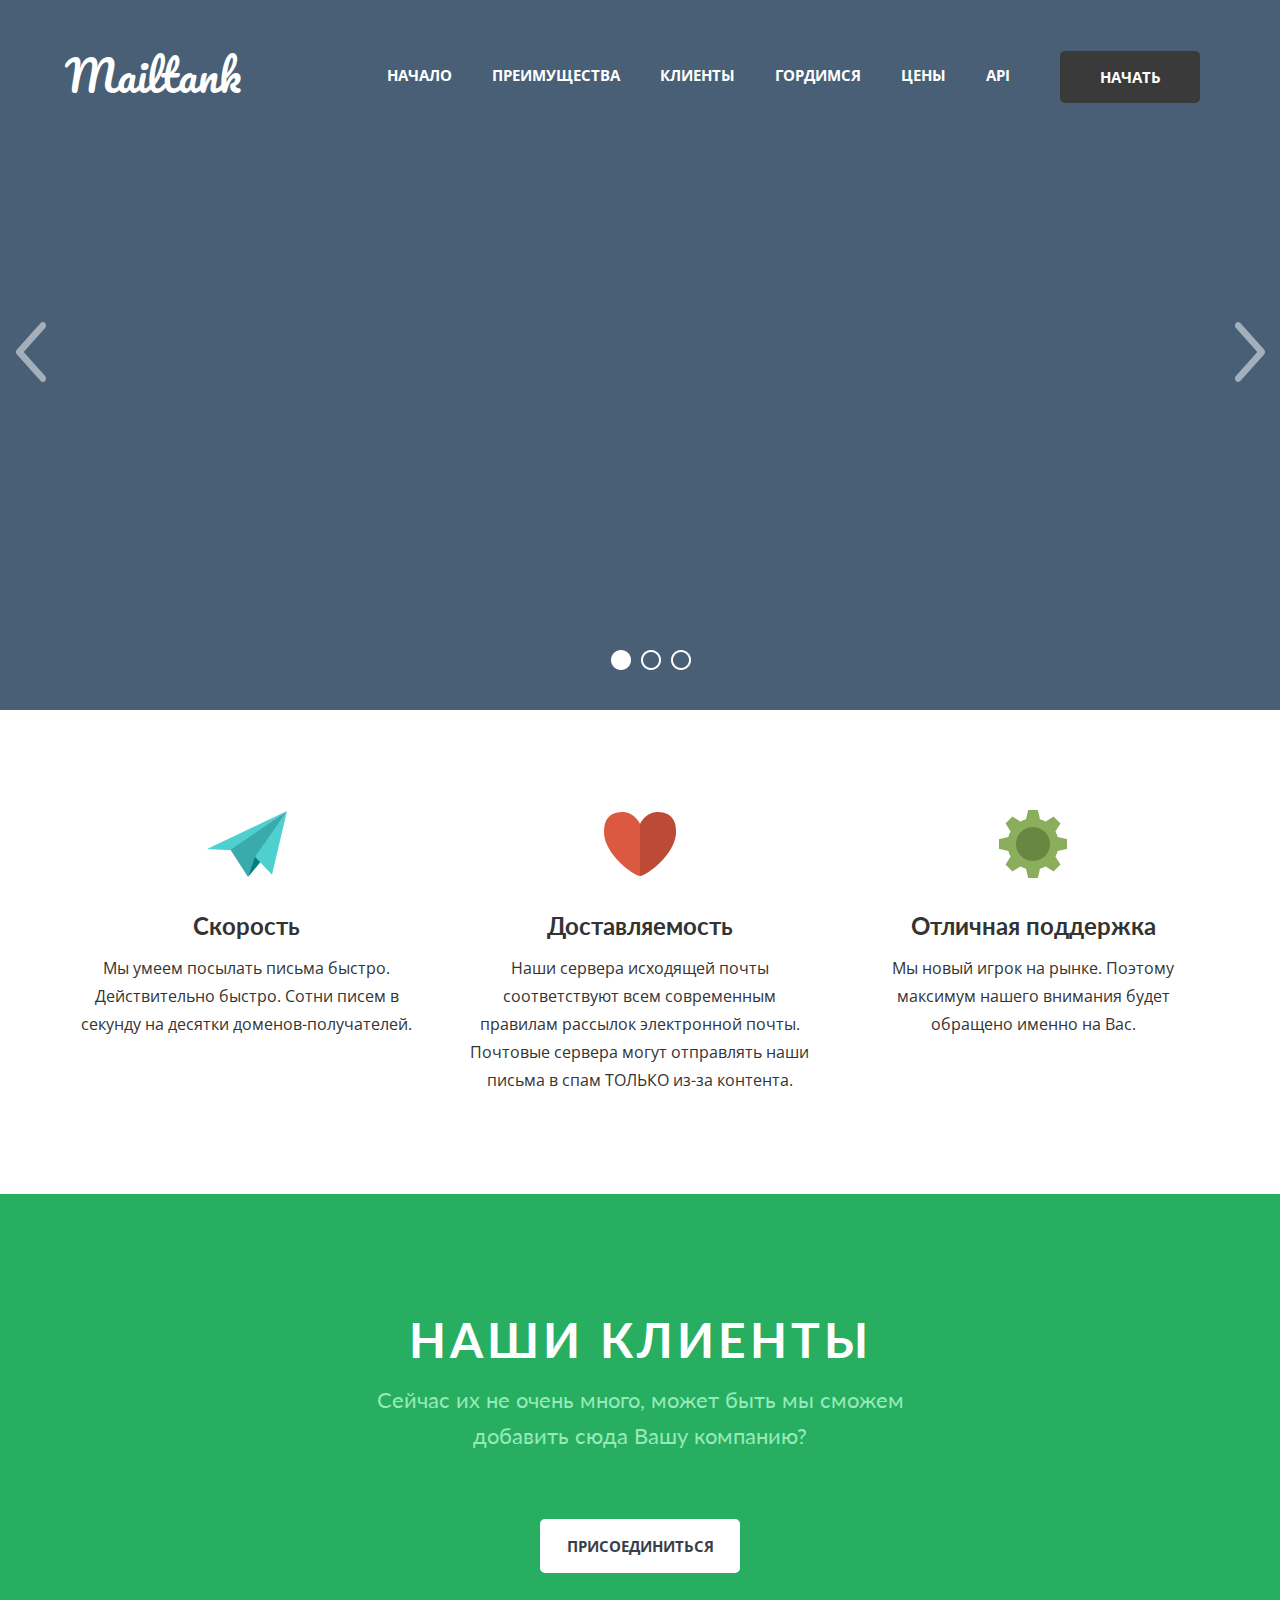
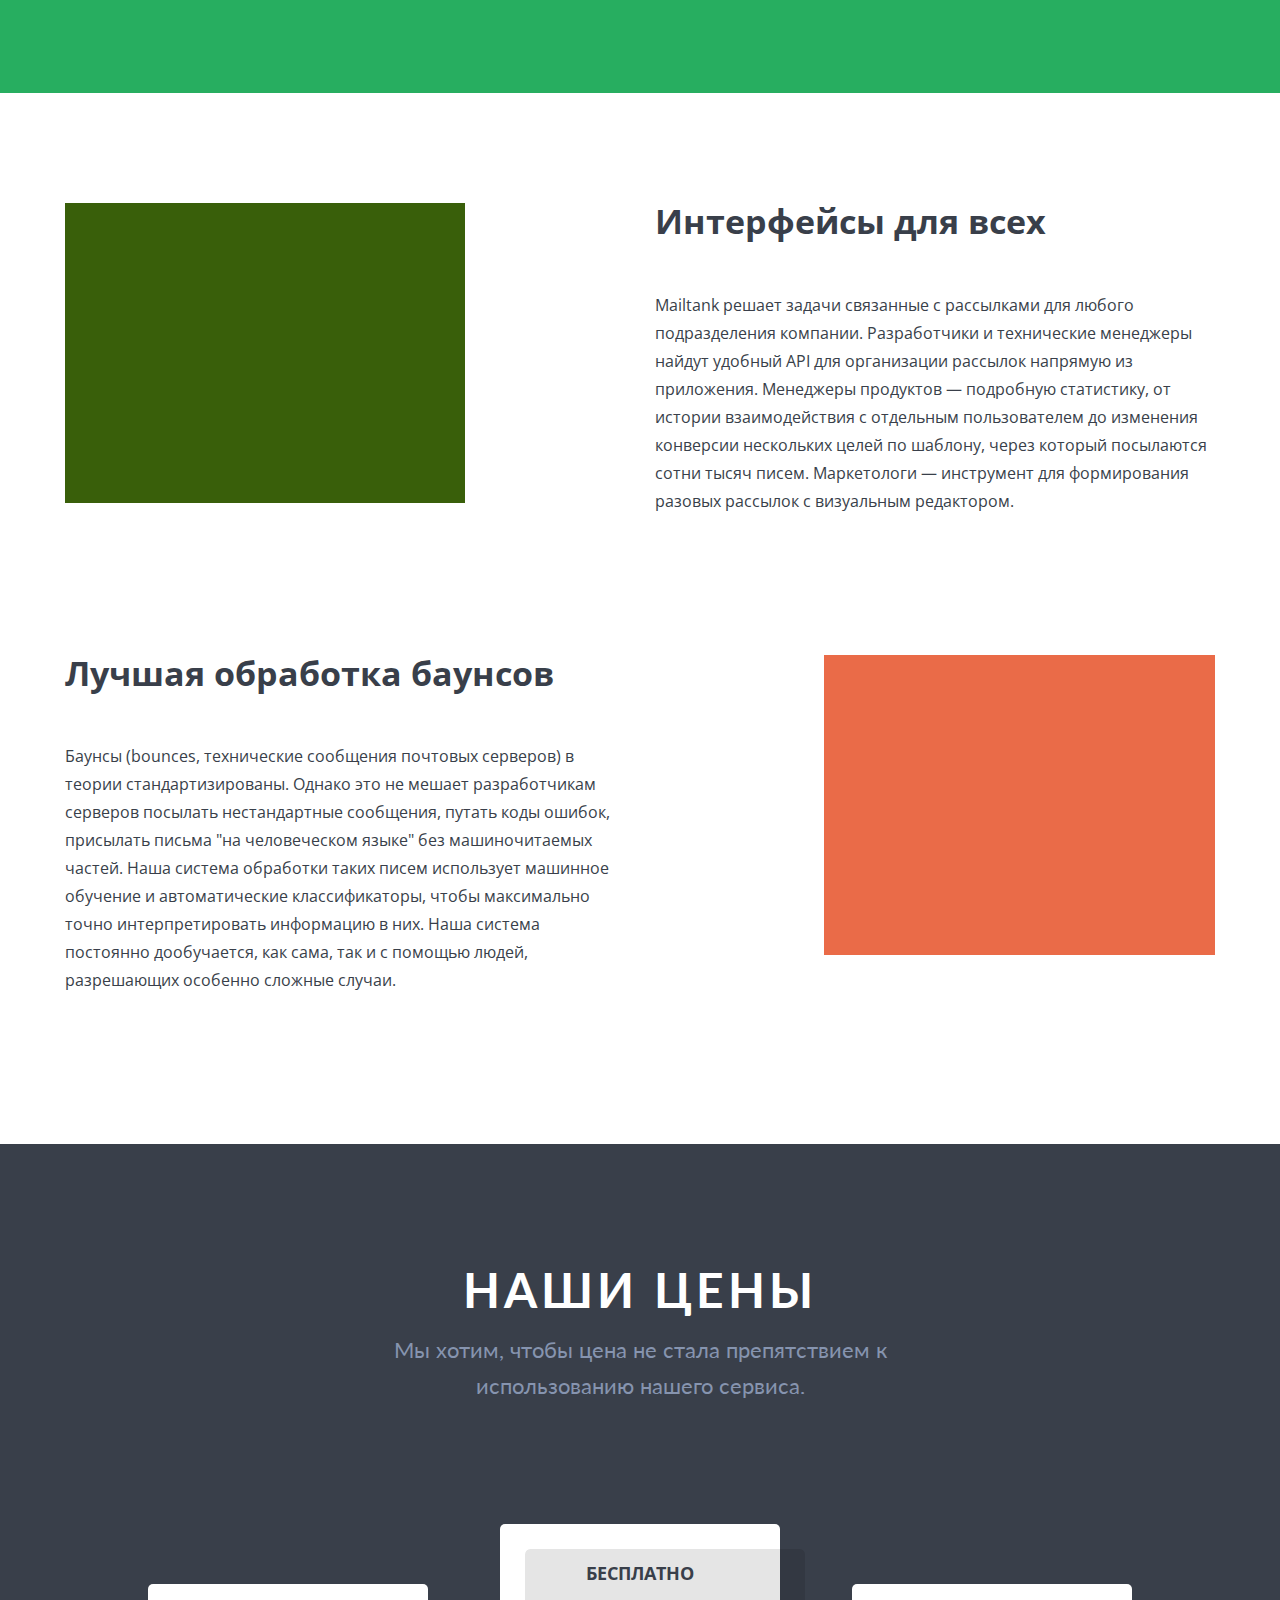
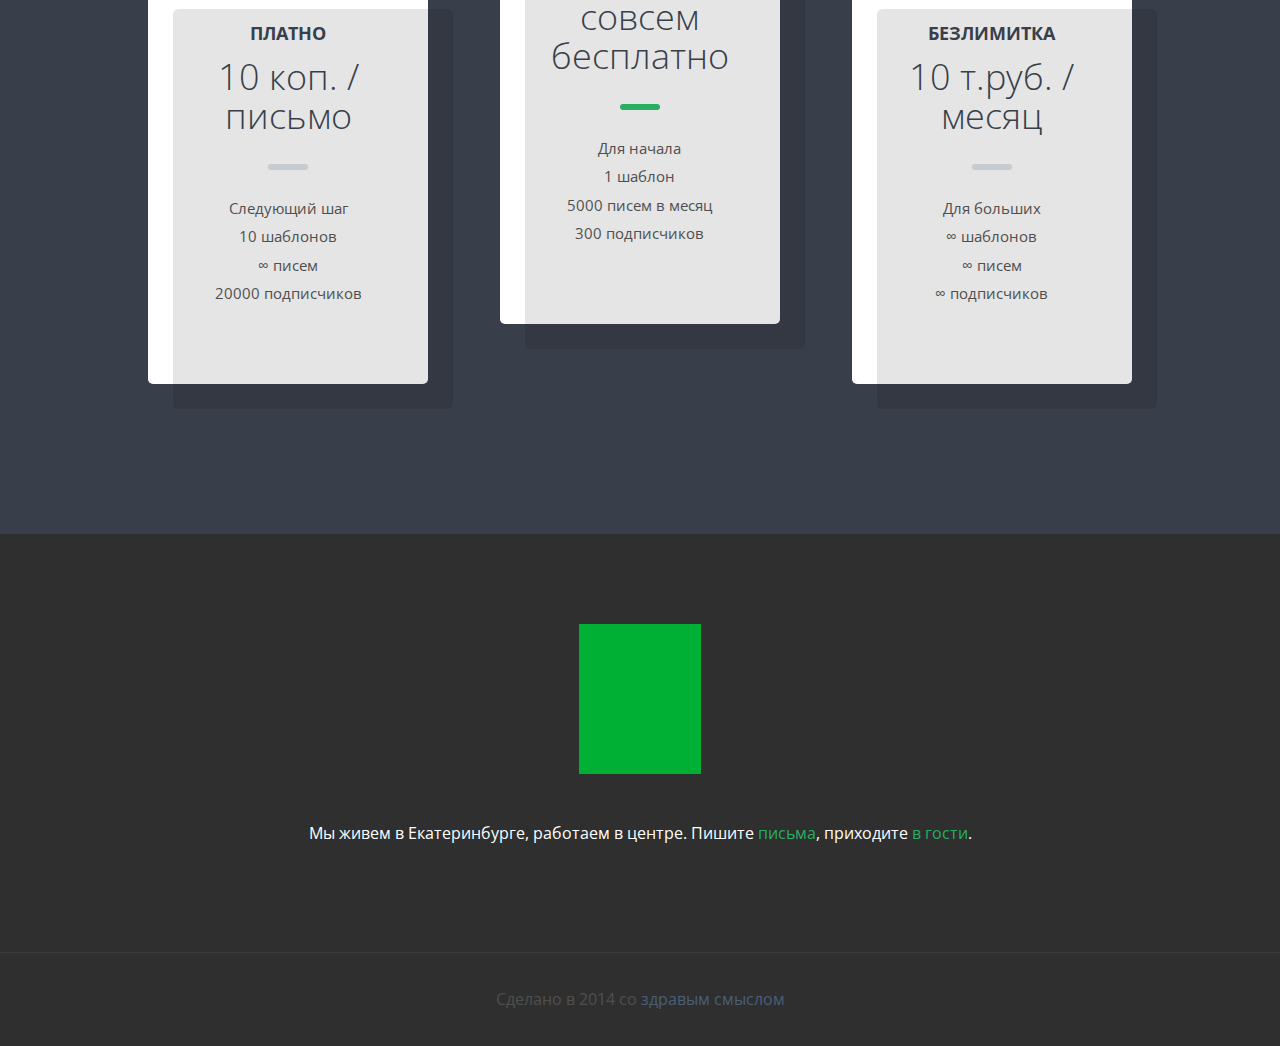
<file: index.html>
<!DOCTYPE html>
<!--[if IE 8]>			<html class="ie ie8"> <![endif]-->
<!--[if IE 9]>			<html class="ie ie9"> <![endif]-->
<!--[if gt IE 9]><!-->	<html> <!--<![endif]-->
<head>

	<!-- Meta -->
	<meta charset="utf-8">
	<meta name="keywords" content="HTML5 Template" />
	<meta name="description" content="Mailtank - sending emails is easy">
	<meta name="author" content="dkpixels.com">

	<title>Mailtank — эффективные e-mail рассылки это просто</title>

	<!-- Mobile Metas -->
	<meta name="viewport" content="width=device-width, initial-scale=1.0">

	<!-- Favicons -->
	<link rel="shortcut icon" href="img/favicon.ico">
	<link rel="apple-touch-icon" href="img/apple-touch-icon.png">
	<link rel="apple-touch-icon" sizes="72x72" href="img/apple-touch-icon-72x72.png">
	<link rel="apple-touch-icon" sizes="114x114" href="img/apple-touch-icon-114x114.png">
	<link rel="apple-touch-icon" sizes="144x144" href="img/apple-touch-icon-144x144.png">

	<!-- Google Webfonts -->
	<link href='http://fonts.googleapis.com/css?family=Pacifico' rel='stylesheet' type='text/css'>
	<link href='http://fonts.googleapis.com/css?family=Open+Sans:400,300italic,300,400italic,600,600italic,700,800,700italic,800italic&subset=latin,cyrillic' rel='stylesheet' type='text/css'>
	<link href='http://fonts.googleapis.com/css?family=Lato:400,100,100italic,300,300italic,400italic,700,900,700italic&subset=latin,cyrillic' rel='stylesheet' type='text/css'>
	<link href='http://fonts.googleapis.com/css?family=Raleway:400,900,800&subset=latin,cyrillic' rel='stylesheet' type='text/css'>

	<!-- CSS -->
	<link href="css/style.css" rel="stylesheet">
	<link href="font-awesome/css/font-awesome.min.css" rel="stylesheet">
	<link href="js/owl-carousel/owl.carousel.css" rel="stylesheet">
	<link href="js/owl-carousel/owl.theme.css" rel="stylesheet">
	<link href="js/rs-plugin/css/settings.css" rel="stylesheet" />
	<link href="css/animate.css" rel="stylesheet" />

	<!--[if lt IE 9]>
      	<script src="js/html5shiv.js"></script>
	      <script src="./js/respond.js"></script>
	<![endif]-->

</head>
<body id="home">
<div class="body">

<!-- HEADER
============================================= -->
<header>
	<nav class="navbar navbar-default navbar-fixed-top top-nav " role="navigation">
		<div class="container">
			<div class="navbar-header">
				<button type="button" class="navbar-toggle" data-toggle="collapse" data-target=".navbar-ex1-collapse">
				<span class="sr-only">Toggle navigation</span>
				<span class="icon-bar"></span>
				<span class="icon-bar"></span>
				<span class="icon-bar"></span>
				</button>
				<a class="navbar-brand" href="#home">Mailtank</a>
			</div>
			<!-- Collect the nav links, forms, and other content for toggling -->
			<div class="collapse navbar-collapse navbar-right navbar-ex1-collapse">
				<ul class="nav navbar-nav">
					<li><a href="#home">Начало</a></li>
					<li><a href="#services">Преимущества</a></li>
					<li><a href="#portfolio">Клиенты</a></li>
					<!--<li><a href="#team">Team</a></li>-->
					<li><a href="#func">Гордимся</a></li>
					<li><a href="#pricing">Цены</a></li>
					<li><a href="http://docs.mailtank.ru" target="_blank">API</a></li>
					<li>          <a class="btn-dark" target="_blank" href="http://client.mailtank.ru">Начать</a></li>
				</ul>
			</div>
			<!-- /.navbar-collapse -->
		</div>
		<!-- /.container -->
	</nav>
</header>
<!-- HEADER
============================================= -->

<!-- SLIDER
============================================= -->
<div class="intro-header">
	<div class="row">
		<div class="col-md-12">
			<!-- Slider -->
			<div class="fullwidthbanner-container" >
				<div class="fullwidthbanner">
					<ul>
						<li data-transition="random" data-slotamount="7" data-masterspeed="1000">
							<img src="demo/slide/bg.png" alt="slide" data-fullwidthcentering="true">
							<div class="tp-caption large_black sfr" data-x="550" data-y="60" data-speed="1500" data-start="600" data-easing="easeInOutBack">
								<img src="demo/slide/desk.png" alt="slide" >
							</div>
							<div class="tp-caption large_black lfl carousel-caption-inner" data-x="30" data-y="35" data-speed="500" data-start="800" data-easing="easeInOutQuad">
								<h6>Самые</h6>
							</div>
							<div class="tp-caption large_black lfl carousel-caption-inner" data-x="30" data-y="122" data-speed="500" data-start="1100" data-easing="easeInOutQuad">
								<h6>быстрые</h6>
							</div>
							<div class="tp-caption large_black lfl carousel-caption-inner" data-x="30" data-y="210" data-speed="500" data-start="1400" data-easing="easeInOutQuad">
								<h6>рассылки</h6>
							</div>
						</li>
						<li data-transition="random" data-slotamount="7" data-masterspeed="1000">
							<img src="demo/slide/bg.png" alt="slide" data-fullwidthcentering="true">
							<div class="tp-caption large_black sfr" data-x="550" data-y="60" data-speed="1500" data-start="600" data-easing="easeInOutBack">
								<img src="demo/slide/imac.png" alt="slide" >
							</div>
							<div class="tp-caption large_black lfl carousel-caption-inner" data-x="30" data-y="35" data-speed="500" data-start="800" data-easing="easeInOutQuad">
								<h6>Лучшая</h6>
							</div>
							<div class="tp-caption large_black lfl carousel-caption-inner" data-x="30" data-y="122" data-speed="500" data-start="1100" data-easing="easeInOutQuad">
								<h6>обработка</h6>
							</div>
							<div class="tp-caption large_black lfl carousel-caption-inner" data-x="30" data-y="210" data-speed="500" data-start="1400" data-easing="easeInOutQuad">
								<h6>ошибок</h6>
							</div>
						</li>
						<li data-transition="random" data-slotamount="7" data-masterspeed="1000">
							<img src="demo/slide/bg.png" alt="slide" data-fullwidthcentering="true">
							<div class="tp-caption large_black sfr" data-x="550" data-y="60" data-speed="1500" data-start="600" data-easing="easeInOutBack">
								<img src="demo/slide/ipad.png" alt="slide" >
							</div>
							<div class="tp-caption large_black lfl carousel-caption-inner" data-x="30" data-y="35" data-speed="500" data-start="800" data-easing="easeInOutQuad">
								<h6>Очень</h6>
							</div>
							<div class="tp-caption large_black lfl carousel-caption-inner" data-x="30" data-y="122" data-speed="500" data-start="1100" data-easing="easeInOutQuad">
								<h6>подробная</h6>
							</div>
							<div class="tp-caption large_black lfl carousel-caption-inner" data-x="30" data-y="210" data-speed="500" data-start="1400" data-easing="easeInOutQuad">
								<h6>статистика</h6>
							</div>
						</li>
					</ul>
				</div>
			</div>
			<!-- Slider -->
		</div>
	</div>
</div>
<!-- SLIDER
============================================= -->

<!-- SERVICES
============================================= -->
<div class="services" id="services">
	<div class="container">
		<div class="row">
			<div class="col-md-4 services-content sc1">
				<img src="images/ico1.png" alt=""/>
				<h4>Скорость</h4>
				<p>Мы умеем посылать письма быстро. Действительно быстро. Сотни писем в секунду на десятки доменов-получателей.</p>
			</div>
			<div class="col-md-4 services-content sc2">
				<img src="images/ico2.png" alt=""/>
				<h4>Доставляемость</h4>
				<p>Наши сервера исходящей почты соответствуют всем современным правилам рассылок электронной почты. Почтовые сервера могут отправлять наши письма в спам ТОЛЬКО из-за контента.</p>
			</div>
			<div class="col-md-4 services-content sc3">
				<img src="images/ico3.png" alt=""/>
				<h4>Отличная поддержка</h4>
				<p>Мы новый игрок на рынке. Поэтому максимум нашего внимания будет обращено именно на Вас.</p>
			</div>
		</div>
	</div>
	<!-- /.container -->
</div>
<!-- SERVICES
============================================= -->

<!-- PROJECTS
============================================= -->
<div class="portfolio-wrap" id="portfolio">
	<div class="container">
		<div class="row">
			<div class="section-title">
				<h3>Наши клиенты</h3>
				<p>Сейчас их не очень много, может быть мы сможем добавить сюда Вашу компанию?</p>
			</div>
			<!-- <div class="col-md-12 no-padding portfolio-main">
				<div class="space90"></div>
				<ul id="filters" class="clearfix">
					<li><span class="filter active" data-filter="sort1 sort2 sort3 sort4">All</span></li>
					<li><span class="filter" data-filter="sort1">Web</span></li>
					<li><span class="filter" data-filter="sort2">Mobile</span></li>
					<li><span class="filter" data-filter="sort3">Design</span></li>
					<li><span class="filter" data-filter="sort4">Photography</span></li>
					<li><span class="filter" data-filter="sort5">Type</span></li>
				</ul>
				<div id="portfoliolist">
					<div class="portfolio sort1" data-cat="sort1">
						<div class="portfolio-wrapper">
							<img src="demo/works/1.jpg" alt="" />
							<div class="overlay1">
								<a href="./portfolio_single_img.html">
									<div class="overlay-text"><i class="fa fa-picture-o"></i> <span>View Project</span></div>
								</a>
							</div>
						</div>
					</div>
					<div class="portfolio sort2" data-cat="sort2">
						<div class="portfolio-wrapper">
							<img src="demo/works/2.jpg" alt="" />
							<div class="overlay1">
								<a href="./portfolio_single_video.html">
									<div class="overlay-text"><i class="fa fa-play"></i> <span>View Project</span></div>
								</a>
							</div>
						</div>
					</div>
					<div class="portfolio sort3" data-cat="sort3">
						<div class="portfolio-wrapper">
							<img src="demo/works/3.jpg" alt="" />
							<div class="overlay1">
								<a href="./portfolio_single_slider.html">
									<div class="overlay-text"><i class="fa fa-camera"></i> <span>View Project</span></div>
								</a>
							</div>
						</div>
					</div>
					<div class="portfolio sort4" data-cat="sort4">
						<div class="portfolio-wrapper">
							<img src="demo/works/4.jpg" alt="" />
							<div class="overlay1">
								<a href="./portfolio_single_img.html">
									<div class="overlay-text"><i class="fa fa-picture-o"></i> <span>View Project</span></div>
								</a>
							</div>
						</div>
					</div>
					<div class="portfolio sort1" data-cat="sort1">
						<div class="portfolio-wrapper">
							<img src="demo/works/6.jpg" alt="" />
							<div class="overlay1">
								<a href="./portfolio_single_video.html">
									<div class="overlay-text"><i class="fa fa-play"></i> <span>View Project</span></div>
								</a>
							</div>
						</div>
					</div>
					<div class="portfolio sort2" data-cat="sort2">
						<div class="portfolio-wrapper">
							<img src="demo/works/5.jpg" alt="" />
							<div class="overlay1">
								<a href="./portfolio_single_slider.html">
									<div class="overlay-text"><i class="fa fa-camera"></i> <span>View Project</span></div>
								</a>
							</div>
						</div>
					</div>
					<div class="portfolio sort3" data-cat="sort3">
						<div class="portfolio-wrapper">
							<img src="demo/works/7.jpg" alt="" />
							<div class="overlay1">
								<a href="./portfolio_single_img.html">
									<div class="overlay-text"><i class="fa fa-picture-o"></i> <span>View Project</span></div>
								</a>
							</div>
						</div>
					</div>
					<div class="portfolio sort4" data-cat="sort4">
						<div class="portfolio-wrapper">
							<img src="demo/works/8.jpg" alt="" />
							<div class="overlay1">
								<a href="./portfolio_single_video.html">
									<div class="overlay-text"><i class="fa fa-play"></i> <span>View Project</span></div>
								</a>
							</div>
						</div>
					</div>
					<div class="portfolio sort4" data-cat="sort4">
						<div class="portfolio-wrapper">
							<img src="demo/works/9.jpg" alt="" />
							<div class="overlay1">
								<a href="./portfolio_single_video.html">
									<div class="overlay-text"><i class="fa fa-camera"></i> <span>View Project</span></div>
								</a>
							</div>
						</div>
					</div>
				</div>
			</div> -->
		</div>
		<a class="btn-lite" target="_blank" href="http://client.mailtank.ru">Присоединиться</a> 
	</div>
	<!-- /.container -->
</div>
<!-- PROJECTS
============================================= -->

<!-- INFO CONTENT
============================================= -->
<div class="info-wrap" id="func">
	<div class="container">
		<div class="row">
			<div class="col-md-12 no-padding info-content">
				<div class="col-md-6">
					<img src="demo/1.jpg" class="img-responsive s1" alt=""/>
				</div>
				<div class="col-md-6">
					<h4>Интерфейсы для всех</h4>
					<p>Mailtank решает задачи связанные с рассылками для любого подразделения компании. Разработчики и технические менеджеры найдут удобный API для организации рассылок напрямую из приложения. Менеджеры продуктов — подробную статистику, от истории взаимодействия с отдельным пользователем до изменения конверсии нескольких целей по шаблону, через который посылаются сотни тысяч писем. Маркетологи — инструмент для формирования разовых рассылок с визуальным редактором.</p>
					<div class="space40"></div>
					<!--<a class="btn-main" href="#">Read more</a>-->
				</div>
			</div>
			<div class="space100"></div>
			<div class="clear"></div>
			<div class="space100"></div>
			<div class="col-md-12 no-padding info-content">
				<div class="col-md-6">
					<h4>Лучшая обработка баунсов</h4>
					<p>Баунсы (bounces, технические сообщения почтовых серверов) в теории стандартизированы. Однако это не мешает разработчикам серверов посылать нестандартные сообщения, путать коды ошибок, присылать письма "на человеческом языке" без машиночитаемых частей. Наша система обработки таких писем использует машинное обучение и автоматические классификаторы, чтобы максимально точно интерпретировать информацию в них. Наша система постоянно дообучается, как сама, так и с помощью людей, разрешающих особенно сложные случаи.</p>
					<div class="space40"></div>
					<!--<a class="btn-main btn-orange" href="#">Read more</a>-->
				</div>
				<div class="col-md-6">
					<img src="demo/2.jpg" class="img-responsive pull-right s2" alt=""/>
				</div>
			</div>
		</div>
	</div>
</div>
<!-- INFO CONTENT
============================================= -->

<!-- TEAM CONTENT
============================================= 
<div class="team-wrap" id="team">
	<div class="container">
		<div class="row">
			<div class="section-title">
				<h3>our team</h3>
				<p>Lorem ipsum dolor sit amet, consectetur adipiscing elit. Nulla non congue sapien, in tempus odio.</p>
			</div>
			<div class="space90"></div>
			<div class="col-md-12 no-padding">
				<div class="col-md-3">
					<div class="staff-content staff-content1">
						<div class="staff-img">
							<img src="demo/team/1.png" class="img-responsive" alt=""/>
						</div>
						<h5>Jeremy Doe</h5>
						<p>Ceo</p>
						<ul class="team-social">
							<li><a class="sl-fb" href="#"><i class="fa fa-facebook"></i></a></li>
							<li><a class="sl-tw" href="#"><i class="fa fa-twitter"></i></a></li>
							<li><a class="sl-gp" href="#"><i class="fa fa-google-plus"></i></a></li>
							<li><a class="sl-ln" href="#"><i class="fa fa-linkedin"></i></a></li>
						</ul>
					</div>
				</div>
				<div class="col-md-3">
					<div class="staff-content staff-content2">
						<div class="staff-img">
							<img src="demo/team/2.png" class="img-responsive" alt=""/>
						</div>
						<h5>Jimmy Doe</h5>
						<p>Designer</p>
						<ul class="team-social">
							<li><a class="sl-fb" href="#"><i class="fa fa-facebook"></i></a></li>
							<li><a class="sl-tw" href="#"><i class="fa fa-twitter"></i></a></li>
							<li><a class="sl-gp" href="#"><i class="fa fa-google-plus"></i></a></li>
							<li><a class="sl-ln" href="#"><i class="fa fa-linkedin"></i></a></li>
						</ul>
					</div>
				</div>
				<div class="col-md-3">
					<div class="staff-content staff-content3">
						<div class="staff-img">
							<img src="demo/team/3.png" class="img-responsive" alt=""/>
						</div>
						<h5>Jane Doe</h5>
						<p>Vip</p>
						<ul class="team-social">
							<li><a class="sl-fb" href="#"><i class="fa fa-facebook"></i></a></li>
							<li><a class="sl-tw" href="#"><i class="fa fa-twitter"></i></a></li>
							<li><a class="sl-gp" href="#"><i class="fa fa-google-plus"></i></a></li>
							<li><a class="sl-ln" href="#"><i class="fa fa-linkedin"></i></a></li>
						</ul>
					</div>
				</div>
				<div class="col-md-3">
					<div class="staff-content staff-content4">
						<div class="staff-img">
							<img src="demo/team/4.png" class="img-responsive" alt=""/>
						</div>
						<h5>Johnny Doe</h5>
						<p>Coder</p>
						<ul class="team-social">
							<li><a class="sl-fb" href="#"><i class="fa fa-facebook"></i></a></li>
							<li><a class="sl-tw" href="#"><i class="fa fa-twitter"></i></a></li>
							<li><a class="sl-gp" href="#"><i class="fa fa-google-plus"></i></a></li>
							<li><a class="sl-ln" href="#"><i class="fa fa-linkedin"></i></a></li>
						</ul>
					</div>
				</div>
			</div>
		</div>
	</div>
</div>
<!-- TEAM CONTENT
============================================= -->

<!-- TESTIMONIALS
=============================================
<div class="testimonial-wrap">
	<div class="container">
		<div class="row tw">
			<div id="owl-demo" class="owl-carousel">
				<div class="item">
					<div class="quote">
						<img src="demo/quote/1.png" alt="">
						<p>Lorem ipsum dolor sit amet, consectetur adipiscing elit. Nulla non congue sapien, in tempus odio.</p>
					</div>
				</div>
				<div class="item">
					<div class="quote">
						<img src="demo/quote/2.png" alt="">
						<p>Lorem ipsum dolor sit amet, consectetur adipiscing elit. Nulla non congue sapien, in tempus odio.</p>
					</div>
				</div>
				<div class="item">
					<div class="quote">
						<img src="demo/quote/3.png" alt="">
						<p>Lorem ipsum dolor sit amet, consectetur adipiscing elit. Nulla non congue sapien, in tempus odio.</p>
					</div>
				</div>
			</div>
		</div>
	</div>
</div>
<!-- TESTIMONIALS
============================================= -->

<!-- PRICING
============================================= -->
<div class="pricing-wrap" id="pricing">
	<div class="container">
		<div class="row">
			<div class="section-title">
				<h3>Наши цены</h3>
				<p>Мы хотим, чтобы цена не стала препятствием к использованию нашего сервиса.</p>
			</div>
			<div class="space90"></div>
			<div class="col-md-12 no-padding">
				<div class="col-md-4">
					<div class="pricing pricing1">
						<h5>Платно <span> 10 коп. / письмо</span></h5>
						<div class="line-sep"></div>
						<ul class="pricing-list">
							<li>Следующий шаг</li>
							<li>10 шаблонов</li>
							<li>∞ писем</li>
							<li>20000 подписчиков</li>
						</ul>
						<!--<a href="#" class="buy-btn">Read more</a>-->
						<div class="shadow"></div>
					</div>
				</div>
				<div class="col-md-4">
					<div class="pricing popular pricing2">
						<h5>Бесплатно <span>совсем бесплатно</span></h5>
						<div class="line-sep"></div>
						<ul class="pricing-list">
							<li>Для начала</li>
							<li>1 шаблон</li>
							<li>5000 писем в месяц</li>
							<li>300 подписчиков</li>
						</ul>
						<!--<a href="#" class="buy-btn">Read more</a>-->
						<div class="shadow"></div>
					</div>
				</div>
				<div class="col-md-4">
					<div class="pricing pricing3">
						<h5>Безлимитка <span>10 т.руб. / месяц</span></h5>
						<div class="line-sep"></div>
						<ul class="pricing-list">
							<li>Для больших</li>
							<li>∞ шаблонов</li>
							<li>∞ писем</li>
							<li>∞ подписчиков</li>
						</ul>
						<!--<a href="#" class="buy-btn">Read more</a>-->
						<div class="shadow"></div>
					</div>
				</div>
			</div>
		</div>
	</div>
</div>
<!-- PRICING
============================================= -->

<!-- BLOG
============================================= 
<div class="news-wrap" id="blog">
	<div class="container">
		<div class="row">
			<div class="section-title">
				<h3>Latest Posts</h3>
				<p>Lorem ipsum dolor sit amet, consectetur adipiscing elit. Nulla non congue sapien, in tempus odio.</p>
			</div>
			<div class="space90"></div>
			<div class="col-md-12 no-padding">
				<div class="col-md-6">
					<article class="post sc1">
						<img src="demo/blog/1.jpg" alt=""/>
						<div class="post-info">
							<div class="date">November 30, 2013</div>
							<h4><a href="./blog-detail.html">Once Upon a Time in a Galaxy Far Away</a></h4>
							<div class="line-sep1"></div>
							<p>Lorem ipsum dolor sit amet, consectetur adipiscing elit. Nulla nonepsiset congue sapien, in tempus.</p>
						</div>
					</article>
				</div>
				<div class="col-md-6">
					<article class="post sc3">
						<img src="demo/blog/2.jpg" alt=""/>
						<div class="post-info">
							<div class="date">November 30, 2013</div>
							<h4><a href="./blog-detail.html">Don't Trip While You Stare at the Sky</a></h4>
							<div class="line-sep1"></div>
							<p>Lorem ipsum dolor sit amet, consectetur adipiscing elit. Nulla nonepsiset congue sapien, in tempus.</p>
						</div>
					</article>
				</div>
			</div>
			<div class="col-md-12 no-padding">
				<div class="col-md-6">
					<article class="post sc1">
						<img src="demo/blog/3.jpg" alt=""/>
						<div class="post-info">
							<div class="date">November 30, 2013</div>
							<h4><a href="./blog-detail.html">Lets Follow the Stars and Meet</a></h4>
							<div class="line-sep1"></div>
							<p>Lorem ipsum dolor sit amet, consectetur adipiscing elit. Nulla nonepsiset congue sapien, in tempus.</p>
						</div>
					</article>
				</div>
				<div class="col-md-6">
					<article class="post sc3">
						<img src="demo/blog/4.jpg" alt=""/>
						<div class="post-info">
							<div class="date">November 30, 2013</div>
							<h4><a href="./blog-detail.html">Take a Chance and Live Your Dreams</a></h4>
							<div class="line-sep1"></div>
							<p>Lorem ipsum dolor sit amet, consectetur adipiscing elit. Nulla nonepsiset congue sapien, in tempus.</p>
						</div>
					</article>
				</div>
			</div>
			<a class="btn-lite1" href="./blog.html">Load More</a>
		</div>
	</div>
</div>
<!-- BLOG
============================================= -->

<!-- CONTACT FORM
============================================= 
<div class="contact-wrap" id="contact">
	<div class="container">
		<div class="row">
			<div class="section-title">
				<h3>Contact Us</h3>
				<p>Lorem ipsum dolor sit amet, consectetur adipiscing elit. Nulla non congue sapien, in tempus odio.</p>
			</div>
			<div class="space90"></div>
			<div class="col-md-8 col-md-offset-2">
				<form>
					<input type="text" placeholder="NAME:"/>
					<input type="text" placeholder="E-MAIL:"/>
					<textarea rows="5" placeholder="MESSAGE:"></textarea>
					<a class="btn-lite submit" href="#">Submit</a>
				</form>
			</div>
		</div>
	</div>
</div>
<!-- CONTACT FORM
============================================= -->

<!-- CONTACT INFO
============================================= -->
<div class="contact-info">
	<div class="container">
		<div class="row ci1">
			<img src="demo/tower.png" class="img-responsive" alt=""/>
			<p>Мы живем в Екатеринбурге, работаем в центре. Пишите <a href="mailto:danila@shtan.ru">письма</a>, приходите <a href="http://2gis.ru/#!/ekaterinburg/center/60.613508%2C56.835467/zoom/18/state/firms/popup/60.614375%2C56.835985/feature/1267273050394845/id/1267273050394845/action/firmInBuild/page/1">в гости</a>.</p>
			<!--<ul class="social">
				<li><a class="sl-fb" href="#"><i class="fa fa-facebook"></i></a></li>
				<li><a class="sl-tw" href="#"><i class="fa fa-twitter"></i></a></li>
				<li><a class="sl-gp" href="#"><i class="fa fa-google-plus"></i></a></li>
				<li><a class="sl-ln" href="#"><i class="fa fa-rss"></i></a></li>
				<li><a class="sl-ln" href="#"><i class="fa fa-dribbble"></i></a></li>
				<li><a class="sl-ln" href="#"><i class="fa fa-instagram"></i></a></li>
			</ul>-->
		</div>
	</div>
</div>
<!-- CONTACT INFO
============================================= -->

<!-- FOOTER
============================================= -->
<footer>
	<div class="container">
		<div class="row">
			<p>Сделано в 2014 со <a href="http://withcommonsense.net">здравым смыслом</a></p>
		</div>
	</div>
</footer>
<!-- FOOTER
============================================= -->

</div>

<!-- JavaScript Files -->
<script src="js/jquery.js"></script>
<script src="js/bootstrap.min.js"></script>
<script src="js/owl-carousel/owl.carousel.js"></script>

<script src="js/rs-plugin/js/jquery.themepunch.plugins.min.js"></script>
<script src="js/rs-plugin/js/jquery.themepunch.revolution.min.js"></script>
<script src="js/rs-plugin/rs.home.js"></script>

<script src="js/jquery.localscroll-1.2.7-min.js"></script>
<!--<script src="js/animations.js"></script>-->
<!--<script src="js/jquery.parallax.min.js"></script>-->

<!--<script src="js/jquery.flexslider.js"></script>-->
<script src="js/jquery.scrollTo.js"></script>
<script src="js/main.js"></script>

</body>
</html>
</file>
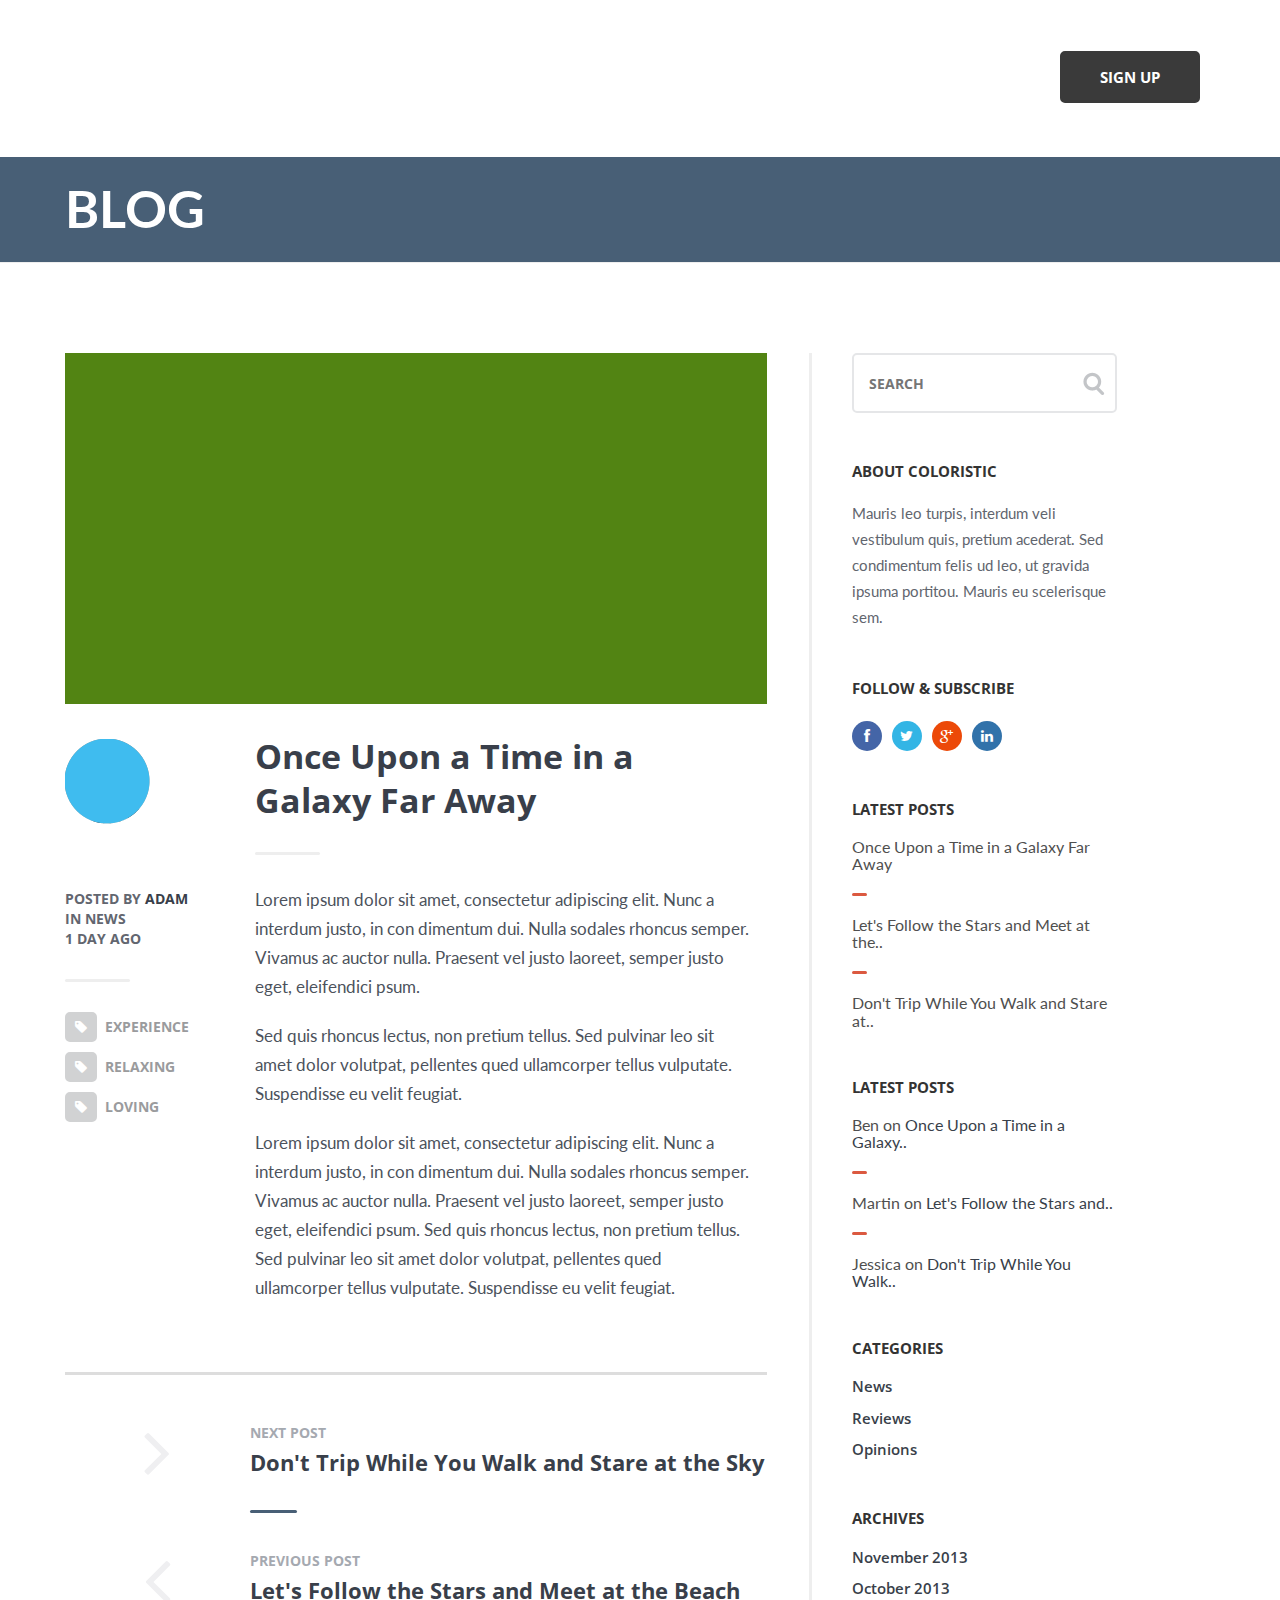
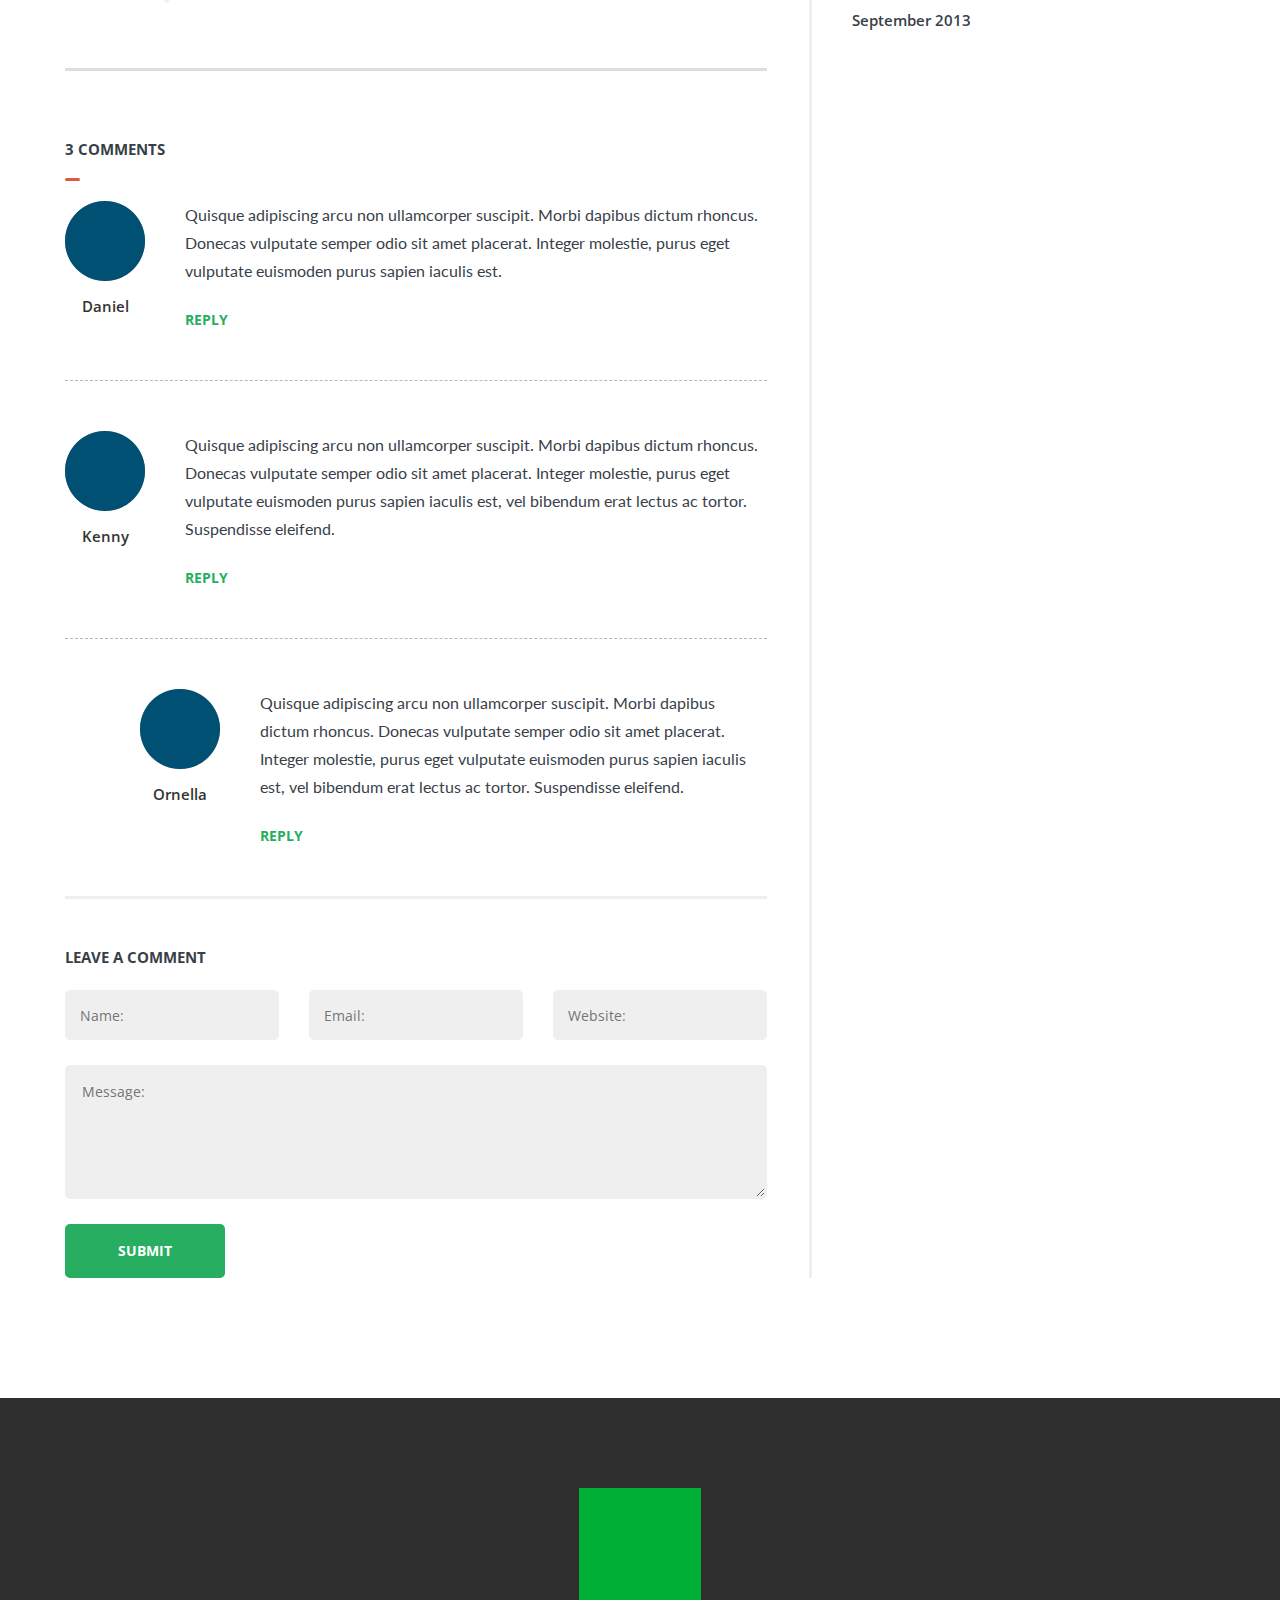
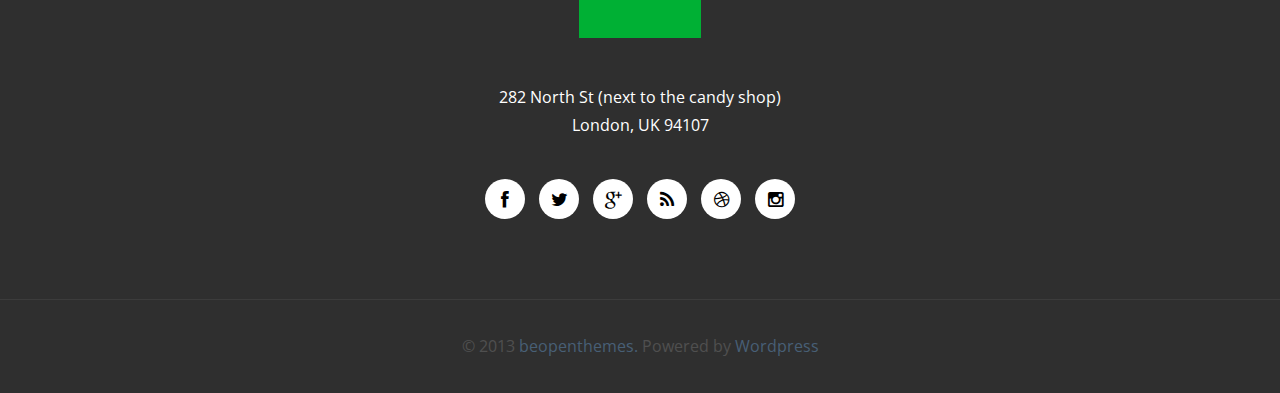
<file: blog-detail.html>
<!DOCTYPE html>
<!--[if IE 8]>			<html class="ie ie8"> <![endif]-->
<!--[if IE 9]>			<html class="ie ie9"> <![endif]-->
<!--[if gt IE 9]><!-->	<html> <!--<![endif]-->
<head>

	<!-- Meta -->
	<meta charset="utf-8">
	<meta name="keywords" content="HTML5 Template" />
	<meta name="description" content="Slander - Responsive HTML5 Landing Page">
	<meta name="author" content="dkpixels.com">

	<title>Coloristic - Responsive One Page HTML5 Portfolio Template</title>

	<!-- Mobile Metas -->
	<meta name="viewport" content="width=device-width, initial-scale=1.0">

	<!-- Favicons -->
	<link rel="shortcut icon" href="img/favicon.ico">
	<link rel="apple-touch-icon" href="img/apple-touch-icon.png">
	<link rel="apple-touch-icon" sizes="72x72" href="img/apple-touch-icon-72x72.png">
	<link rel="apple-touch-icon" sizes="114x114" href="img/apple-touch-icon-114x114.png">
	<link rel="apple-touch-icon" sizes="144x144" href="img/apple-touch-icon-144x144.png">

	<!-- Google Webfonts -->
	<link href='http://fonts.googleapis.com/css?family=Pacifico' rel='stylesheet' type='text/css'>
	<link href='http://fonts.googleapis.com/css?family=Open+Sans:400,300italic,300,400italic,600,600italic,700,800,700italic,800italic' rel='stylesheet' type='text/css'>
	<link href='http://fonts.googleapis.com/css?family=Lato:400,100,100italic,300,300italic,400italic,700,900,700italic' rel='stylesheet' type='text/css'>
	<link href='http://fonts.googleapis.com/css?family=Raleway:400,900,800' rel='stylesheet' type='text/css'>

	<!-- CSS -->
	<link href="css/bootstrap.css" rel="stylesheet">
	<link href="css/style.css" rel="stylesheet">
	<link href="font-awesome/css/font-awesome.min.css" rel="stylesheet">
	<link href="js/owl-carousel/owl.carousel.css" rel="stylesheet">
	<link href="js/owl-carousel/owl.theme.css" rel="stylesheet">
	<link href="js/rs-plugin/css/settings.css" rel="stylesheet" />
	<link href="css/animate.css" rel="stylesheet" />

	<!--[if lt IE 9]>
      	<script src="js/html5shiv.js"></script>
	      <script src="./js/respond.js"></script>
	<![endif]-->

</head>
<body id="home">
<div class="body">

<!-- HEADER
============================================= -->
<header>
    <nav class="navbar navbar-default navbar-fixed-top top-nav topnav-pages" role="navigation">
		<div class="container">
			<div class="navbar-header">
				<button type="button" class="navbar-toggle" data-toggle="collapse" data-target=".navbar-ex1-collapse">
				<span class="sr-only">Toggle navigation</span>
				<span class="icon-bar"></span>
				<span class="icon-bar"></span>
				<span class="icon-bar"></span>
				</button>
				<a class="navbar-brand" href="./index.html">Coloristic</a>
			</div>
			<!-- Collect the nav links, forms, and other content for toggling -->
			<div class="collapse navbar-collapse navbar-right navbar-ex1-collapse">
				<ul class="nav navbar-nav">
					<li><a href="./index.html#home">Home</a></li>
					<li><a href="./index.html#services">Services</a></li>
					<li><a href="./index.html#portfolio">Portfolio</a></li>
					<li><a href="./index.html#team">Team</a></li>
					<li><a href="./index.html#pricing">Pricing</a></li>
					<li><a href="./blog.html">Blog</a></li>
					<li><a href="./index.html#contact">Contact</a></li>
					<li>          <a class="btn-dark" href="#">Sign up</a></li>
				</ul>
			</div>
			<!-- /.navbar-collapse -->
		</div>
		<!-- /.container -->
	</nav>
</header>
<!-- HEADER
============================================= -->

<!-- PAGE HEADER
============================================= -->
<div class="page-header">
	<div class="container">
		<div class="row">
			<div class="col-md-12">
				<h2>Blog</h2>
			</div>
		</div>
	</div>
</div>
<!-- PAGE HEADER
============================================= -->

<!-- BLOG CONTENT
============================================= -->
<div class="news-wrap blog-main" id="blog">
	<div class="container">
		<div class="row">
			<div class="col-md-8 post-main">

				<article class="post-full">
					<img class="img-responsive" src="demo/blog/1-big.jpg" alt=""/>
					<div class="col-md-12 no-padding">
						<div class="col-md-3 no-padding">
							<div class="post-author">
								<img src="demo/blog/author1.png" alt=""/>
							</div>
							<div class="post-meta">
								Posted by <a href="#">Adam</a><br>In News<br>1 Day Ago
							</div>
							<div class="line-sep-3"></div>
							<div class="post-tags">
								<a href="#"><span><i class="fa fa-tag"></i></span> <em>Experience</em></a><br>
								<a href="#"><span><i class="fa fa-tag"></i></span> <em>Relaxing</em></a><br>
								<a href="#"><span><i class="fa fa-tag"></i></span> <em>Loving</em></a>
							</div>
						</div>
						<div class="col-md-9 post-full-info">
							<h4><a href="#">Once Upon a Time in a Galaxy Far Away</a></h4>
							<div class="line-sep-3"></div>
							<p>Lorem ipsum dolor sit amet, consectetur adipiscing elit. Nunc a interdum justo, in con dimentum dui. Nulla sodales rhoncus semper. Vivamus ac auctor nulla. Praesent vel justo laoreet, semper justo eget, eleifendici psum.<p>
							<p>Sed quis rhoncus lectus, non pretium tellus. Sed pulvinar leo sit amet dolor volutpat, pellentes qued ullamcorper tellus vulputate. Suspendisse eu velit feugiat.</p>
							<p>Lorem ipsum dolor sit amet, consectetur adipiscing elit. Nunc a interdum justo, in con dimentum dui. Nulla sodales rhoncus semper. Vivamus ac auctor nulla. Praesent vel justo laoreet, semper justo eget, eleifendici psum. Sed quis rhoncus lectus, non pretium tellus. Sed pulvinar leo sit amet dolor volutpat, pellentes qued ullamcorper tellus vulputate. Suspendisse eu velit feugiat.</p>
						</div>
					</div>
				</article>

				<div class="clearfix"></div>
				<div class="space40"></div>

				<div class="more-posts">
					<div class="next-post">
						<span><i class="fa fa-angle-right"></i></span>
						<h3>Next Post <a href="#">Don't Trip While You Walk and Stare at the Sky</a></h3>
					</div>
					<div class="line-sep1"></div>
					<div class="prev-post">
						<span><i class="fa fa-angle-left"></i></span>
						<h3>Previous Post <a href="#">Let's Follow the Stars and Meet at the Beach</a></h3>
					</div>
				</div>

				<div class="clearfix"></div>
				
				<div class="comments-wrap">
					<h5>3 Comments</h5>
					<div class="line-sep-small"></div>
					<div class="comments-content">
						<div class="comment-author">
							<img src="demo/author1.png" alt=""/>
							<span class="author-name">Daniel</span>
						</div>
						<div class="comment-info">
							<p>Quisque adipiscing arcu non ullamcorper suscipit. Morbi dapibus dictum rhoncus. Donecas vulputate semper odio sit amet placerat. Integer molestie, purus eget vulputate euismoden purus sapien iaculis est.</p>
							<div class="space25"></div>
							<a class="reply" href="#">Reply</a>
						</div>
					</div>
					<div class="comments-content">
						<div class="comment-author">
							<img src="demo/author1.png" alt=""/>
							<span class="author-name">Kenny</span>
						</div>
						<div class="comment-info">
							<p>Quisque adipiscing arcu non ullamcorper suscipit. Morbi dapibus dictum rhoncus. Donecas vulputate semper odio sit amet placerat. Integer molestie, purus eget vulputate euismoden purus sapien iaculis est, vel bibendum erat lectus ac tortor. Suspendisse eleifend.</p>
							<div class="space25"></div>
							<a class="reply" href="#">Reply</a>
						</div>
					</div>
					<div class="comments-content comments-content-sub">
						<div class="comment-author">
							<img src="demo/author1.png" alt=""/>
							<span class="author-name">Ornella</span>
						</div>
						<div class="comment-info">
							<p>Quisque adipiscing arcu non ullamcorper suscipit. Morbi dapibus dictum rhoncus. Donecas vulputate semper odio sit amet placerat. Integer molestie, purus eget vulputate euismoden purus sapien iaculis est, vel bibendum erat lectus ac tortor. Suspendisse eleifend.</p>
							<div class="space25"></div>
							<a class="reply" href="#">Reply</a>
						</div>
					</div>
				</div>

				<div class="comment-form">
					<h5>Leave a Comment</h5>
					<form>
						<div class="row">
							<div class="col-md-4">
								<input type="text" placeholder="Name:">
							</div>
							<div class="col-md-4">
								<input type="text" placeholder="Email:">
							</div>
							<div class="col-md-4">
								<input type="text" placeholder="Website:">
							</div>
						</div>
						<div class="col-md-12 no-padding">
							<textarea rows="5" placeholder="Message:"></textarea>
						</div>
						<a href="#" class="c-btn">Submit</a>
					</form>
				</div>
			</div>

			<aside class="col-md-3">
				<div class="side-widget">
					<form class="search">
						<input type="text" placeholder="SEARCH">
					</form>
				</div>
				<div class="side-widget">
					<h6>About Coloristic</h6>
					<p>Mauris leo turpis, interdum veli vestibulum quis, pretium acederat. Sed condimentum felis ud leo, ut gravida ipsuma portitou. Mauris eu scelerisque sem.</p>
				</div>
				<div class="side-widget">
					<h6>Follow & Subscribe</h6>
					<ul class="side-social">
						<li><a class="sl-fb" href="#"><i class="fa fa-facebook"></i></a></li>
						<li><a class="sl-tw" href="#"><i class="fa fa-twitter"></i></a></li>
						<li><a class="sl-gp" href="#"><i class="fa fa-google-plus"></i></a></li>
						<li><a class="sl-ln" href="#"><i class="fa fa-linkedin"></i></a></li>
					</ul>
				</div>
				<div class="clearfix"></div>
				<div class="side-widget">
					<h6>Latest Posts</h6>
					<div class="lposts">
						<a href="#">
							<h5>Once Upon a Time in a Galaxy Far Away</h5>
						</a>
						<div class="line-sep-small"></div>
						<a href="#">
							<h5>Let's Follow the Stars and Meet at the..</h5>
						</a>
						<div class="line-sep-small"></div>
						<a href="#">
							<h5>Don't Trip While You Walk and Stare at..</h5>
						</a>
					</div>
				</div>
				<div class="side-widget">
					<h6>Latest Posts</h6>
					<div class="lposts">
						<h5>Ben on <a href="#">Once Upon a Time in a Galaxy..</a></h5>
						<div class="line-sep-small"></div>
						<h5>Martin on <a href="#">Let's Follow the Stars and..</a></h5>
						<div class="line-sep-small"></div>
						<h5>Jessica on <a href="#">Don't Trip While You Walk..</a></h5>
					</div>
				</div>
				<div class="side-widget">
					<h6>Categories</h6>
					<div class="side-links">
						<a href="#">News</a>
						<a href="#">Reviews</a>
						<a href="#">Opinions</a>
					</div>
				</div>
				<div class="side-widget">
					<h6>Archives</h6>
					<div class="side-links">
						<a href="#">November 2013</a>
						<a href="#">October 2013</a>
						<a href="#">September 2013</a>
					</div>
				</div>
			</aside>
		</div>
	</div>
</div>
<!-- BLOG CONTENT
============================================= --> 

<div class="space100"></div>

<!-- CONTACT INFO
============================================= -->
<div class="contact-info">
	<div class="container">
		<div class="row ci1">
			<img src="demo/tower.png" class="img-responsive" alt=""/>
			<p>282 North St (next to the candy shop)<br>London, UK 94107</p>
			<ul class="social">
				<li><a class="sl-fb" href="#"><i class="fa fa-facebook"></i></a></li>
				<li><a class="sl-tw" href="#"><i class="fa fa-twitter"></i></a></li>
				<li><a class="sl-gp" href="#"><i class="fa fa-google-plus"></i></a></li>
				<li><a class="sl-ln" href="#"><i class="fa fa-rss"></i></a></li>
				<li><a class="sl-ln" href="#"><i class="fa fa-dribbble"></i></a></li>
				<li><a class="sl-ln" href="#"><i class="fa fa-instagram"></i></a></li>
			</ul>
		</div>
	</div>
</div>
<!-- CONTACT INFO
============================================= -->

<!-- FOOTER
============================================= -->
<footer>
	<div class="container">
		<div class="row">
			<p>&copy; 2013 <a href="#">beopenthemes.</a> Powered by <a href="#">Wordpress</a></p>
		</div>
	</div>
</footer>
<!-- FOOTER
============================================= -->

</div>

<!-- JavaScript Files -->
<script src="js/jquery.js"></script>
<script src="js/bootstrap.min.js"></script>
<script src="js/jquery.mixitup.min.js"></script>
<script src="js/owl-carousel/owl.carousel.js"></script>
<script src="js/rs-plugin/js/jquery.themepunch.plugins.min.js"></script>
<script src="js/rs-plugin/js/jquery.themepunch.revolution.min.js"></script>
<script src="js/rs-plugin/rs.home.js"></script>
<script src="js/jquery.localscroll-1.2.7-min.js"></script>
<script src="js/jquery.scrollTo.js"></script>
<script src="js/animations.js"></script>
<script src="js/jquery.parallax.min.js"></script>
<script src="js/jquery.flexslider.js"></script>
<script src="js/main.js"></script>

</body>
</html>
</file>
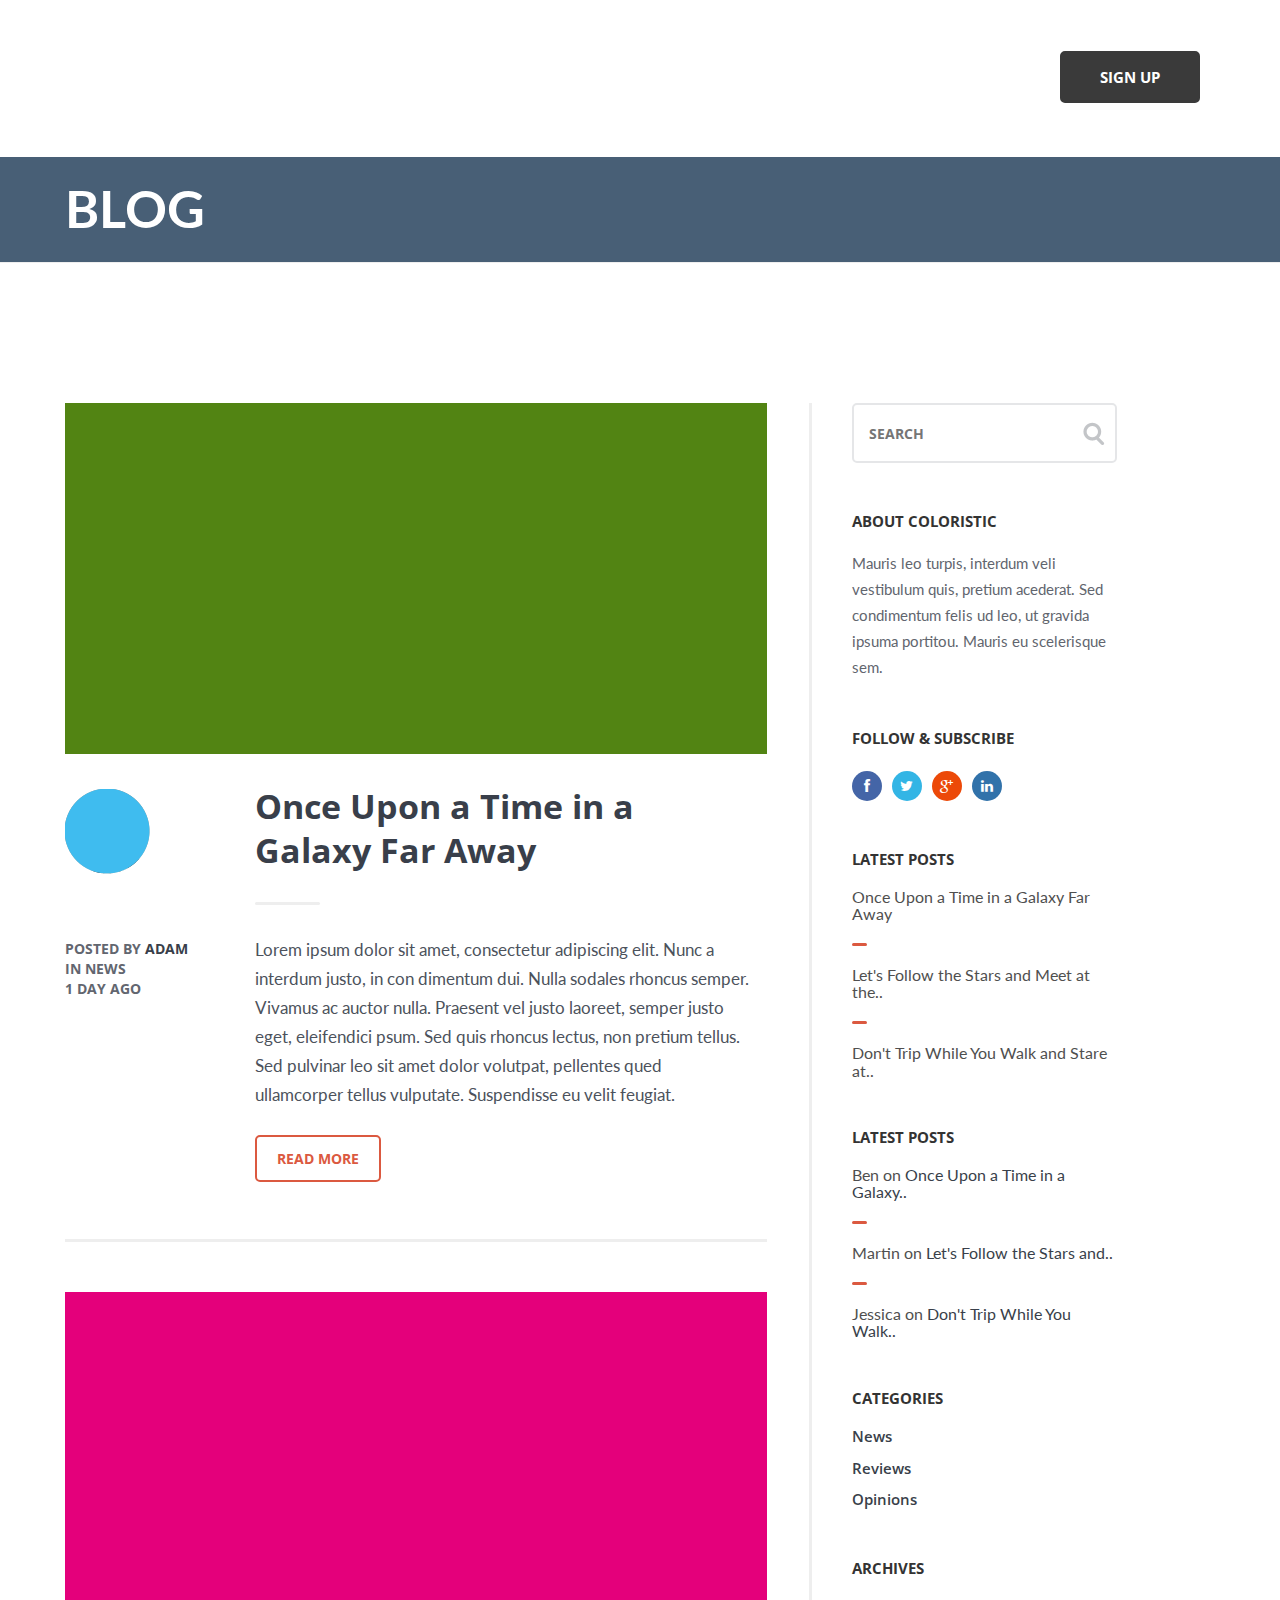
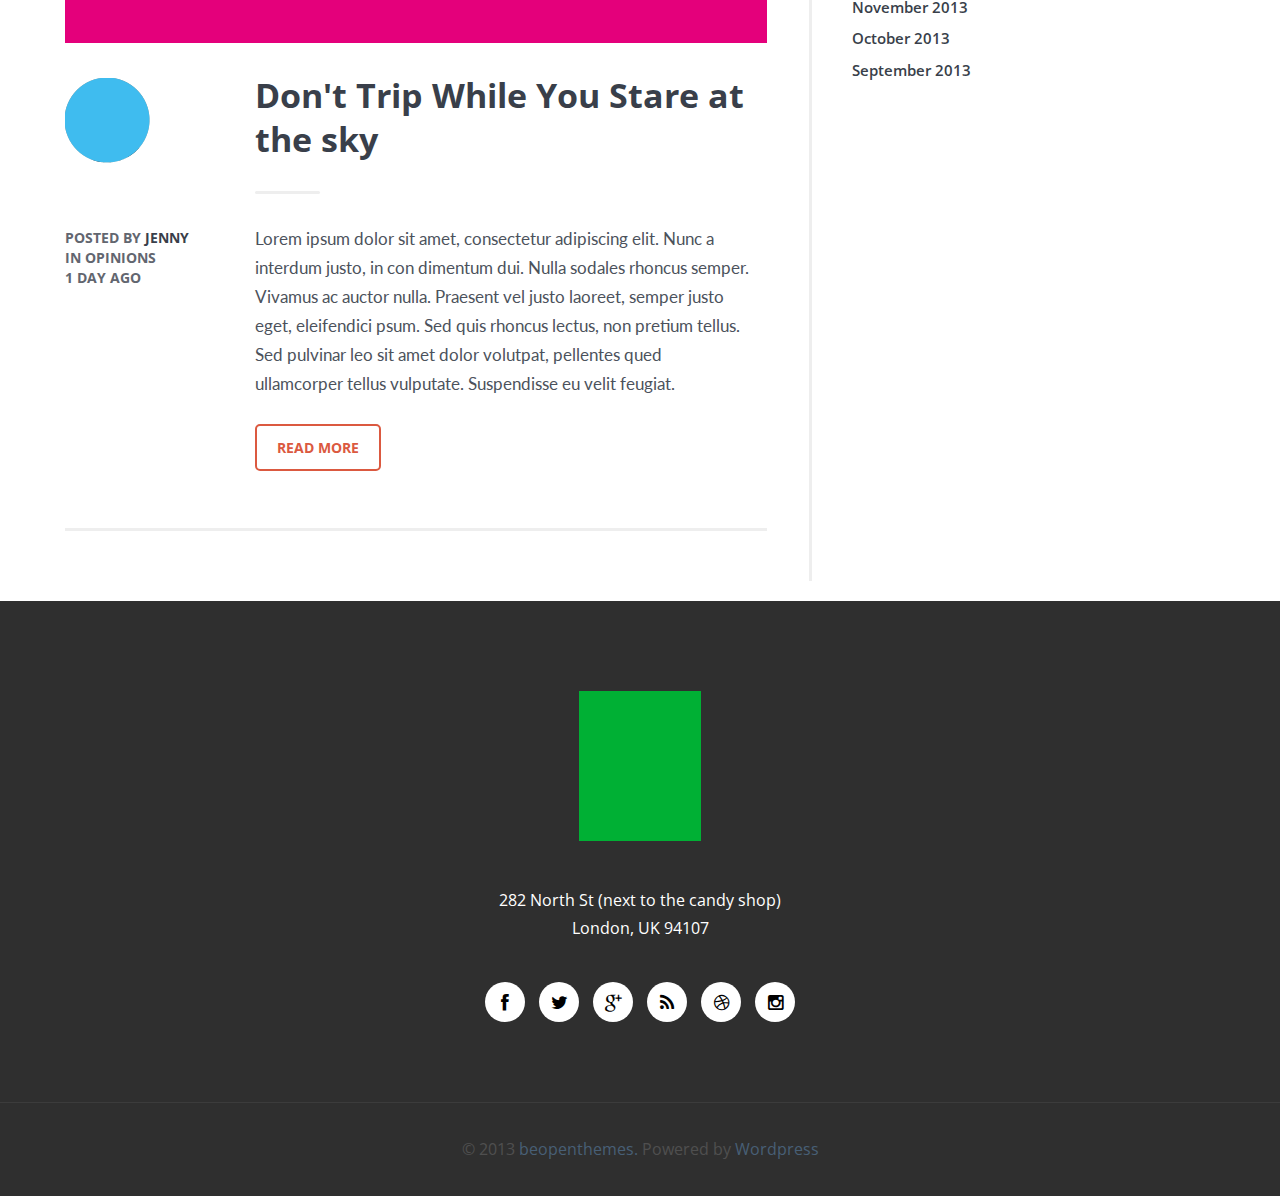
<file: blog.html>
<!DOCTYPE html>
<!--[if IE 8]>			<html class="ie ie8"> <![endif]-->
<!--[if IE 9]>			<html class="ie ie9"> <![endif]-->
<!--[if gt IE 9]><!-->	<html> <!--<![endif]-->
<head>

	<!-- Meta -->
	<meta charset="utf-8">
	<meta name="keywords" content="HTML5 Template" />
	<meta name="description" content="Slander - Responsive HTML5 Landing Page">
	<meta name="author" content="dkpixels.com">

	<title>Coloristic - Responsive One Page HTML5 Portfolio Template</title>

	<!-- Mobile Metas -->
	<meta name="viewport" content="width=device-width, initial-scale=1.0">

	<!-- Favicons -->
	<link rel="shortcut icon" href="img/favicon.ico">
	<link rel="apple-touch-icon" href="img/apple-touch-icon.png">
	<link rel="apple-touch-icon" sizes="72x72" href="img/apple-touch-icon-72x72.png">
	<link rel="apple-touch-icon" sizes="114x114" href="img/apple-touch-icon-114x114.png">
	<link rel="apple-touch-icon" sizes="144x144" href="img/apple-touch-icon-144x144.png">

	<!-- Google Webfonts -->
	<link href='http://fonts.googleapis.com/css?family=Pacifico' rel='stylesheet' type='text/css'>
	<link href='http://fonts.googleapis.com/css?family=Open+Sans:400,300italic,300,400italic,600,600italic,700,800,700italic,800italic' rel='stylesheet' type='text/css'>
	<link href='http://fonts.googleapis.com/css?family=Lato:400,100,100italic,300,300italic,400italic,700,900,700italic' rel='stylesheet' type='text/css'>
	<link href='http://fonts.googleapis.com/css?family=Raleway:400,900,800' rel='stylesheet' type='text/css'>

	<!-- CSS -->
	<link href="css/bootstrap.css" rel="stylesheet">
	<link href="css/style.css" rel="stylesheet">
	<link href="font-awesome/css/font-awesome.min.css" rel="stylesheet">
	<link href="js/owl-carousel/owl.carousel.css" rel="stylesheet">
	<link href="js/owl-carousel/owl.theme.css" rel="stylesheet">
	<link href="js/rs-plugin/css/settings.css" rel="stylesheet" />
	<link href="css/animate.css" rel="stylesheet" />

	<!--[if lt IE 9]>
      	<script src="js/html5shiv.js"></script>
	      <script src="./js/respond.js"></script>
	<![endif]-->

</head>
<body id="home">
<div class="body">

<!-- HEADER
============================================= -->
<header>
    <nav class="navbar navbar-default navbar-fixed-top top-nav topnav-pages" role="navigation">
		<div class="container">
			<div class="navbar-header">
				<button type="button" class="navbar-toggle" data-toggle="collapse" data-target=".navbar-ex1-collapse">
				<span class="sr-only">Toggle navigation</span>
				<span class="icon-bar"></span>
				<span class="icon-bar"></span>
				<span class="icon-bar"></span>
				</button>
				<a class="navbar-brand" href="./index.html">Coloristic</a>
			</div>
			<!-- Collect the nav links, forms, and other content for toggling -->
			<div class="collapse navbar-collapse navbar-right navbar-ex1-collapse">
				<ul class="nav navbar-nav">
					<li><a href="./index.html#home">Home</a></li>
					<li><a href="./index.html#services">Services</a></li>
					<li><a href="./index.html#portfolio">Portfolio</a></li>
					<li><a href="./index.html#team">Team</a></li>
					<li><a href="./index.html#pricing">Pricing</a></li>
					<li><a href="./blog.html">Blog</a></li>
					<li><a href="./index.html#contact">Contact</a></li>
					<li>          <a class="btn-dark" href="#">Sign up</a></li>
				</ul>
			</div>
			<!-- /.navbar-collapse -->
		</div>
		<!-- /.container -->
	</nav>
</header>
<!-- HEADER
============================================= -->

<!-- PAGE HEADER
============================================= -->
<div class="page-header">
	<div class="container">
		<div class="row">
			<div class="col-md-12">
				<h2>Blog</h2>
			</div>
		</div>
	</div>
</div>
<!-- PAGE HEADER
============================================= -->

<!-- BLOG CONTENT
============================================= -->
<div class="news-wrap" id="blog">
	<div class="container">
		<div class="row">
			<div class="col-md-8 post-main">
				<article class="post-full post-home">
					<img class="img-responsive" src="demo/blog/1-big.jpg" alt=""/>
					<div class="col-md-12 no-padding clearfix">
						<div class="col-md-3 no-padding">
							<div class="post-author">
								<img src="demo/blog/author1.png" alt=""/>
							</div>
							<div class="post-meta">
								Posted by <a href="#">Adam</a><br>In News<br>1 Day Ago
							</div>
						</div>
						<div class="col-md-9 post-full-info">
							<h4><a href="#">Once Upon a Time in a Galaxy Far Away</a></h4>
							<div class="line-sep-3"></div>
							<p>Lorem ipsum dolor sit amet, consectetur adipiscing elit. Nunc a interdum justo, in con dimentum dui. Nulla sodales rhoncus semper. Vivamus ac auctor nulla. Praesent vel justo laoreet, semper justo eget, eleifendici psum. Sed quis rhoncus lectus, non pretium tellus. Sed pulvinar leo sit amet dolor volutpat, pellentes qued ullamcorper tellus vulputate. Suspendisse eu velit feugiat.</p>
							<div class="space40"></div>
							<a class="btn-main btn-orange" href="./blog-detail.html">Read more</a>
						</div>
					</div>
				</article>
				<div class="clearfix"></div>
				<article class="post-full post-home">
					<img class="img-responsive" src="demo/blog/2-big.jpg" alt=""/>
					<div class="col-md-12 no-padding clearfix">
						<div class="col-md-3 no-padding">
							<div class="post-author">
								<img src="demo/blog/author1.png" alt=""/>
							</div>
							<div class="post-meta">
								Posted by <a href="#">jenny</a><br>In opinions<br>1 Day Ago
							</div>
						</div>
						<div class="col-md-9 post-full-info">
							<h4><a href="#">Don't Trip While You Stare at the sky</a></h4>
							<div class="line-sep-3"></div>
							<p>Lorem ipsum dolor sit amet, consectetur adipiscing elit. Nunc a interdum justo, in con dimentum dui. Nulla sodales rhoncus semper. Vivamus ac auctor nulla. Praesent vel justo laoreet, semper justo eget, eleifendici psum. Sed quis rhoncus lectus, non pretium tellus. Sed pulvinar leo sit amet dolor volutpat, pellentes qued ullamcorper tellus vulputate. Suspendisse eu velit feugiat.</p>
							<div class="space40"></div>
							<a class="btn-main btn-orange" href="./blog-detail.html">Read more</a>
						</div>
					</div>
				</article>
			</div>
			<aside class="col-md-3">
				<div class="side-widget">
					<form class="search">
						<input type="text" placeholder="SEARCH">
					</form>
				</div>
				<div class="side-widget">
					<h6>About Coloristic</h6>
					<p>Mauris leo turpis, interdum veli vestibulum quis, pretium acederat. Sed condimentum felis ud leo, ut gravida ipsuma portitou. Mauris eu scelerisque sem.</p>
				</div>
				<div class="side-widget">
					<h6>Follow & Subscribe</h6>
					<ul class="side-social">
						<li><a class="sl-fb" href="#"><i class="fa fa-facebook"></i></a></li>
						<li><a class="sl-tw" href="#"><i class="fa fa-twitter"></i></a></li>
						<li><a class="sl-gp" href="#"><i class="fa fa-google-plus"></i></a></li>
						<li><a class="sl-ln" href="#"><i class="fa fa-linkedin"></i></a></li>
					</ul>
				</div>
				<div class="clearfix"></div>
				<div class="side-widget">
					<h6>Latest Posts</h6>
					<div class="lposts">
						<a href="#">
							<h5>Once Upon a Time in a Galaxy Far Away</h5>
						</a>
						<div class="line-sep-small"></div>
						<a href="#">
							<h5>Let's Follow the Stars and Meet at the..</h5>
						</a>
						<div class="line-sep-small"></div>
						<a href="#">
							<h5>Don't Trip While You Walk and Stare at..</h5>
						</a>
					</div>
				</div>
				<div class="side-widget">
					<h6>Latest Posts</h6>
					<div class="lposts">
						<h5>Ben on <a href="#">Once Upon a Time in a Galaxy..</a></h5>
						<div class="line-sep-small"></div>
						<h5>Martin on <a href="#">Let's Follow the Stars and..</a></h5>
						<div class="line-sep-small"></div>
						<h5>Jessica on <a href="#">Don't Trip While You Walk..</a></h5>
					</div>
				</div>
				<div class="side-widget">
					<h6>Categories</h6>
					<div class="side-links">
						<a href="#">News</a>
						<a href="#">Reviews</a>
						<a href="#">Opinions</a>
					</div>
				</div>
				<div class="side-widget">
					<h6>Archives</h6>
					<div class="side-links">
						<a href="#">November 2013</a>
						<a href="#">October 2013</a>
						<a href="#">September 2013</a>
					</div>
				</div>
			</aside>
		</div>
	</div>
</div>
<!-- BLOG CONTENT
============================================= -->

<!-- CONTACT INFO
============================================= -->
<div class="contact-info">
	<div class="container">
		<div class="row ci1">
			<img src="demo/tower.png" class="img-responsive" alt=""/>
			<p>282 North St (next to the candy shop)<br>London, UK 94107</p>
			<ul class="social">
				<li><a class="sl-fb" href="#"><i class="fa fa-facebook"></i></a></li>
				<li><a class="sl-tw" href="#"><i class="fa fa-twitter"></i></a></li>
				<li><a class="sl-gp" href="#"><i class="fa fa-google-plus"></i></a></li>
				<li><a class="sl-ln" href="#"><i class="fa fa-rss"></i></a></li>
				<li><a class="sl-ln" href="#"><i class="fa fa-dribbble"></i></a></li>
				<li><a class="sl-ln" href="#"><i class="fa fa-instagram"></i></a></li>
			</ul>
		</div>
	</div>
</div>
<!-- CONTACT INFO
============================================= -->

<!-- FOOTER
============================================= -->
<footer>
	<div class="container">
		<div class="row">
			<p>&copy; 2013 <a href="#">beopenthemes.</a> Powered by <a href="#">Wordpress</a></p>
		</div>
	</div>
</footer>
<!-- FOOTER
============================================= -->

</div>

<!-- JavaScript Files -->
<script src="js/jquery.js"></script>
<script src="js/bootstrap.min.js"></script>
<script src="js/jquery.mixitup.min.js"></script>
<script src="js/owl-carousel/owl.carousel.js"></script>
<script src="js/rs-plugin/js/jquery.themepunch.plugins.min.js"></script>
<script src="js/rs-plugin/js/jquery.themepunch.revolution.min.js"></script>
<script src="js/rs-plugin/rs.home.js"></script>
<script src="js/jquery.localscroll-1.2.7-min.js"></script>
<script src="js/jquery.scrollTo.js"></script>
<script src="js/animations.js"></script>
<script src="js/jquery.parallax.min.js"></script>
<script src="js/jquery.flexslider.js"></script>
<script src="js/main.js"></script>

</body>
</html>
</file>
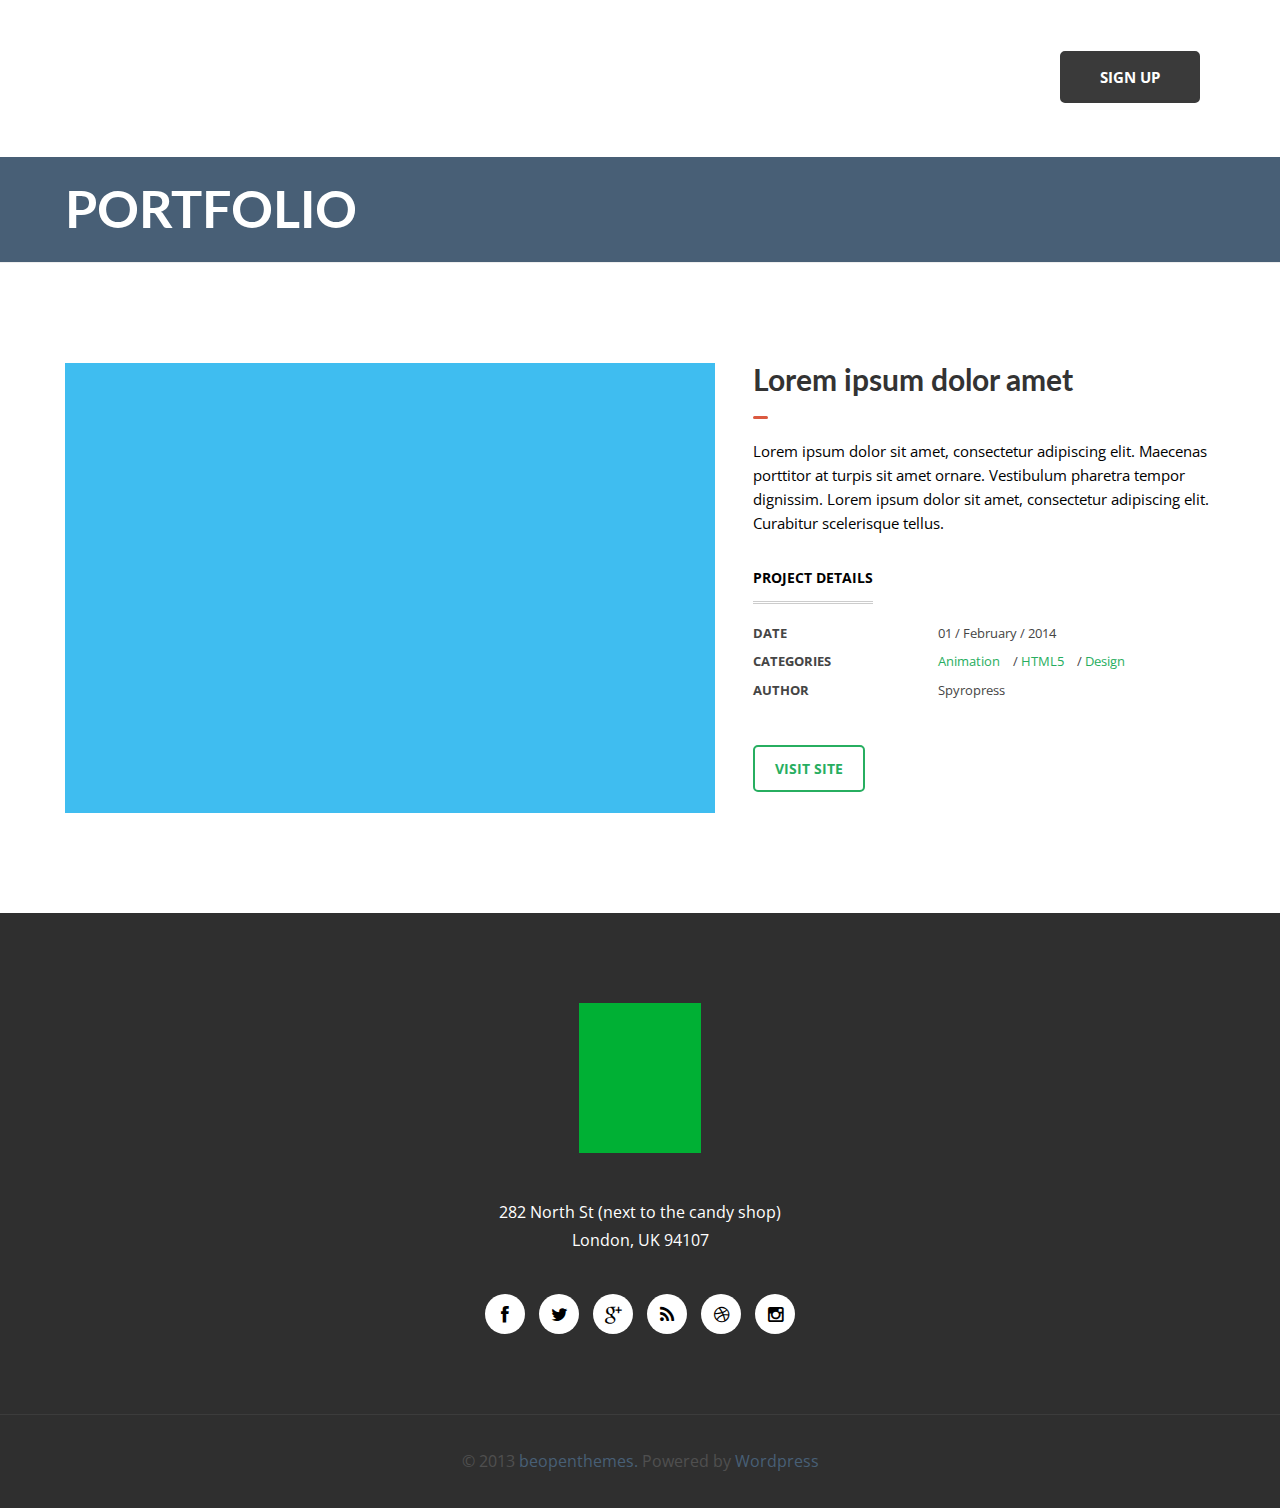
<file: portfolio_single_img.html>
<!DOCTYPE html>
<!--[if IE 8]>			<html class="ie ie8"> <![endif]-->
<!--[if IE 9]>			<html class="ie ie9"> <![endif]-->
<!--[if gt IE 9]><!-->	<html> <!--<![endif]-->
<head>

	<!-- Meta -->
	<meta charset="utf-8">
	<meta name="keywords" content="HTML5 Template" />
	<meta name="description" content="Slander - Responsive HTML5 Landing Page">
	<meta name="author" content="dkpixels.com">

	<title>Coloristic - Responsive One Page HTML5 Portfolio Template</title>

	<!-- Mobile Metas -->
	<meta name="viewport" content="width=device-width, initial-scale=1.0">

	<!-- Favicons -->
	<link rel="shortcut icon" href="img/favicon.ico">
	<link rel="apple-touch-icon" href="img/apple-touch-icon.png">
	<link rel="apple-touch-icon" sizes="72x72" href="img/apple-touch-icon-72x72.png">
	<link rel="apple-touch-icon" sizes="114x114" href="img/apple-touch-icon-114x114.png">
	<link rel="apple-touch-icon" sizes="144x144" href="img/apple-touch-icon-144x144.png">

	<!-- Google Webfonts -->
	<link href='http://fonts.googleapis.com/css?family=Pacifico' rel='stylesheet' type='text/css'>
	<link href='http://fonts.googleapis.com/css?family=Open+Sans:400,300italic,300,400italic,600,600italic,700,800,700italic,800italic' rel='stylesheet' type='text/css'>
	<link href='http://fonts.googleapis.com/css?family=Lato:400,100,100italic,300,300italic,400italic,700,900,700italic' rel='stylesheet' type='text/css'>
	<link href='http://fonts.googleapis.com/css?family=Raleway:400,900,800' rel='stylesheet' type='text/css'>

	<!-- CSS -->
	<link href="css/bootstrap.css" rel="stylesheet">
	<link href="css/style.css" rel="stylesheet">
	<link href="font-awesome/css/font-awesome.min.css" rel="stylesheet">
	<link href="js/owl-carousel/owl.carousel.css" rel="stylesheet">
	<link href="js/owl-carousel/owl.theme.css" rel="stylesheet">
	<link href="js/rs-plugin/css/settings.css" rel="stylesheet" />
	<link href="css/animate.css" rel="stylesheet" />
	<link href="css/flexslider.css" rel="stylesheet" />

	<!--[if lt IE 9]>
      	<script src="js/html5shiv.js"></script>
	      <script src="./js/respond.js"></script>
	<![endif]-->

</head>
<body id="home">
<div class="body">

<!-- HEADER
============================================= -->
<header>
    <nav class="navbar navbar-default navbar-fixed-top top-nav topnav-pages" role="navigation">
		<div class="container">
			<div class="navbar-header">
				<button type="button" class="navbar-toggle" data-toggle="collapse" data-target=".navbar-ex1-collapse">
				<span class="sr-only">Toggle navigation</span>
				<span class="icon-bar"></span>
				<span class="icon-bar"></span>
				<span class="icon-bar"></span>
				</button>
				<a class="navbar-brand" href="./index.html">Coloristic</a>
			</div>
			<!-- Collect the nav links, forms, and other content for toggling -->
			<div class="collapse navbar-collapse navbar-right navbar-ex1-collapse">
				<ul class="nav navbar-nav">
					<li><a href="./index.html#home">Home</a></li>
					<li><a href="./index.html#services">Services</a></li>
					<li><a href="./index.html#portfolio">Portfolio</a></li>
					<li><a href="./index.html#team">Team</a></li>
					<li><a href="./index.html#pricing">Pricing</a></li>
					<li><a href="./blog.html">Blog</a></li>
					<li><a href="./index.html#contact">Contact</a></li>
					<li>          <a class="btn-dark" href="#">Sign up</a></li>
				</ul>
			</div>
			<!-- /.navbar-collapse -->
		</div>
		<!-- /.container -->
	</nav>
</header>
<!-- HEADER
============================================= -->

<!-- PAGE HEADER
============================================= -->
<div class="page-header">
	<div class="container">
		<div class="row">
			<div class="col-md-12">
				<h2>Portfolio</h2>
			</div>
		</div>
	</div>
</div>
<!-- PAGE HEADER
============================================= -->

<!-- PROJECT INFO
============================================= -->
<div class="project-single">
	<section class="project-content">
		<div class="container">
			<div class="row">
				<div class="project-info">
					<div class="col-md-7"><img src="demo/works/1-big.jpg" class="img-responsive" alt="" /></div>
					<div class="col-md-5">
						<h2>Lorem ipsum dolor amet</h2>
						<div class="line-sep-small"></div>
						<p>Lorem ipsum dolor sit amet, consectetur adipiscing elit. Maecenas porttitor at turpis sit amet ornare. Vestibulum pharetra tempor dignissim. Lorem ipsum dolor sit amet, consectetur adipiscing elit. Curabitur scelerisque tellus.</p>
						<div class="project_details">
							<h3>Project Details</h3>
							<span><em>Date</em> 01 / February / 2014</span>
							<span><em>Categories</em> <a href="#">Animation</a> / <a href="#">HTML5</a> / <a href="#">Design</a></span> 
							<span><em>Author</em> Spyropress</span>
						</div>
						<div class="space70"></div>
						<a href="#" class="btn-main">Visit Site</a>
					</div>
				</div>
				<!-- end section -->
			</div>
		</div>
		<!-- end main content area -->
	</section>
</div>
<!-- PROJECT INFO
============================================= -->

<!-- CONTACT INFO
============================================= -->
<div class="contact-info">
	<div class="container">
		<div class="row ci1">
			<img src="demo/tower.png" class="img-responsive" alt=""/>
			<p>282 North St (next to the candy shop)<br>London, UK 94107</p>
			<ul class="social">
				<li><a class="sl-fb" href="#"><i class="fa fa-facebook"></i></a></li>
				<li><a class="sl-tw" href="#"><i class="fa fa-twitter"></i></a></li>
				<li><a class="sl-gp" href="#"><i class="fa fa-google-plus"></i></a></li>
				<li><a class="sl-ln" href="#"><i class="fa fa-rss"></i></a></li>
				<li><a class="sl-ln" href="#"><i class="fa fa-dribbble"></i></a></li>
				<li><a class="sl-ln" href="#"><i class="fa fa-instagram"></i></a></li>
			</ul>
		</div>
	</div>
</div>
<!-- CONTACT INFO
============================================= -->

<!-- FOOTER
============================================= -->
<footer>
	<div class="container">
		<div class="row">
			<p>&copy; 2013 <a href="#">beopenthemes.</a> Powered by <a href="#">Wordpress</a></p>
		</div>
	</div>
</footer>
<!-- FOOTER
============================================= -->

</div>

<!-- JavaScript Files -->
<script src="js/jquery.js"></script>
<script src="js/bootstrap.min.js"></script>
<script src="js/jquery.mixitup.min.js"></script>
<script src="js/owl-carousel/owl.carousel.js"></script>
<script src="js/rs-plugin/js/jquery.themepunch.plugins.min.js"></script>
<script src="js/rs-plugin/js/jquery.themepunch.revolution.min.js"></script>
<script src="js/rs-plugin/rs.home.js"></script>
<script src="js/jquery.localscroll-1.2.7-min.js"></script>
<script src="js/jquery.scrollTo.js"></script>
<script src="js/animations.js"></script>
<script src="js/jquery.parallax.min.js"></script>
<script src="js/jquery.flexslider.js"></script>
<script src="js/main.js"></script>

</body>
</html>
</file>
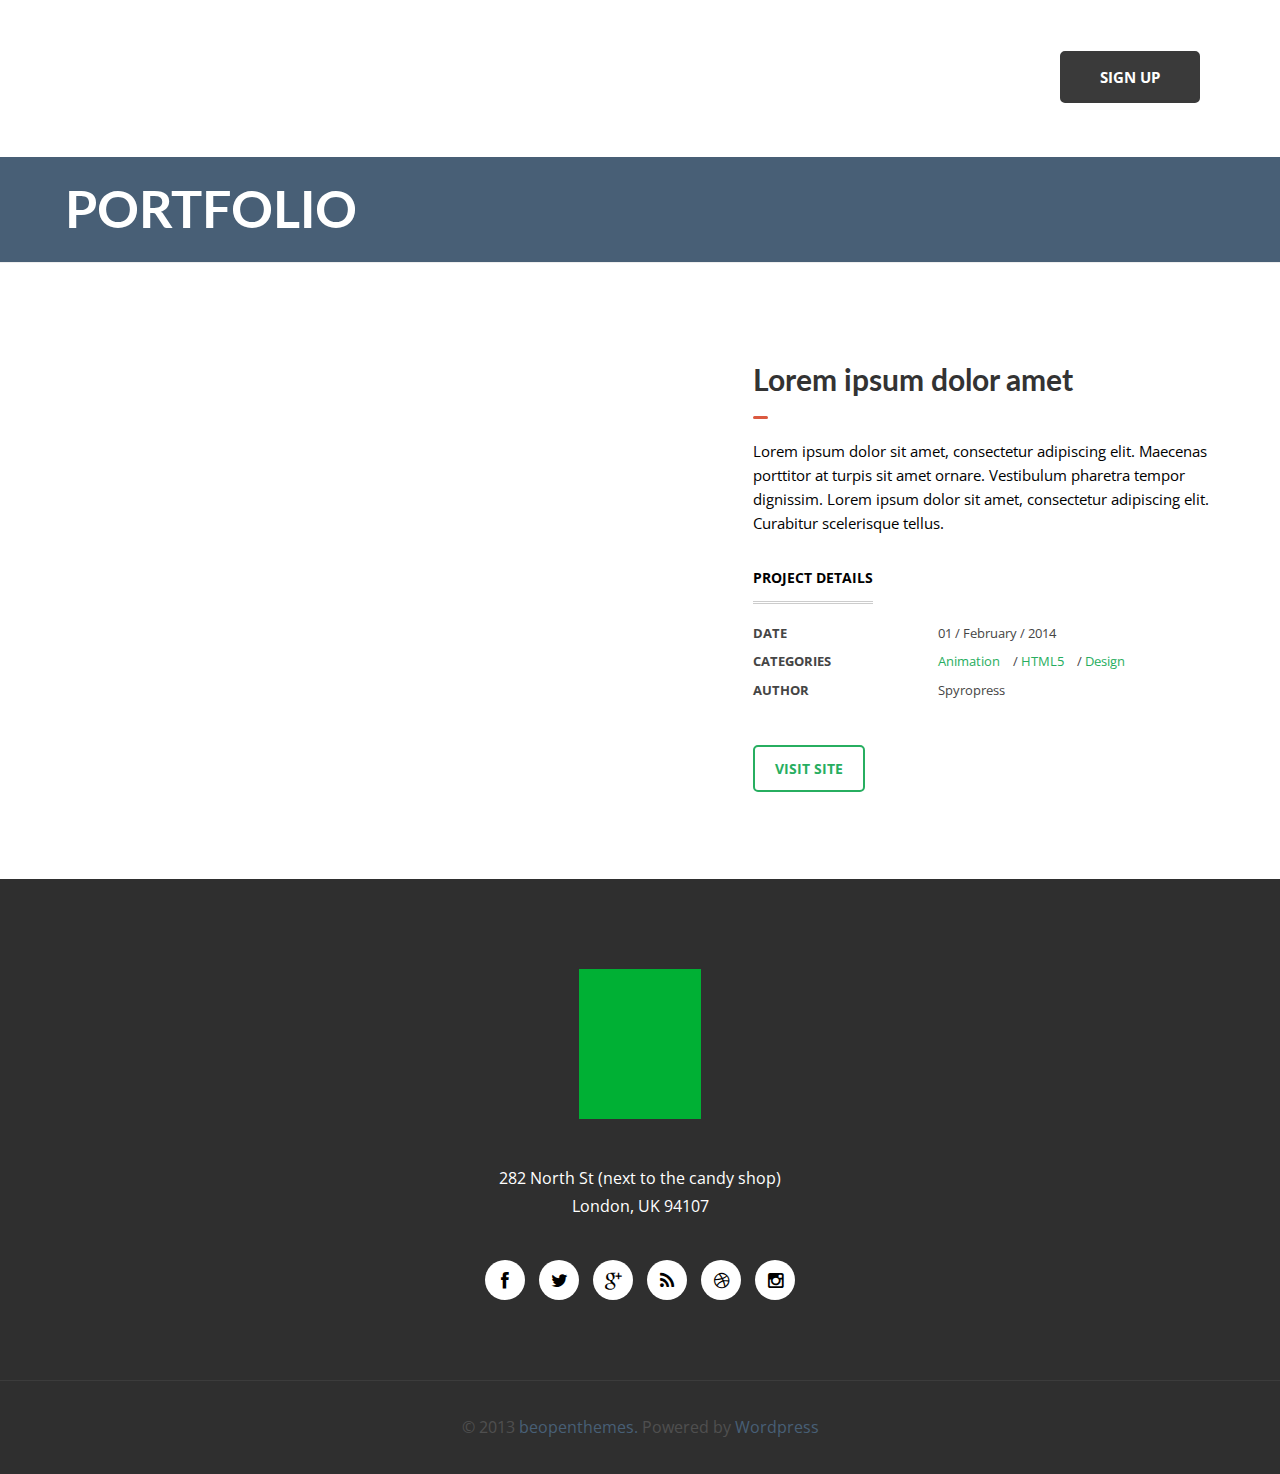
<file: portfolio_single_slider.html>
<!DOCTYPE html>
<!--[if IE 8]>			<html class="ie ie8"> <![endif]-->
<!--[if IE 9]>			<html class="ie ie9"> <![endif]-->
<!--[if gt IE 9]><!-->	<html> <!--<![endif]-->
<head>

	<!-- Meta -->
	<meta charset="utf-8">
	<meta name="keywords" content="HTML5 Template" />
	<meta name="description" content="Slander - Responsive HTML5 Landing Page">
	<meta name="author" content="dkpixels.com">

	<title>Coloristic - Responsive One Page HTML5 Portfolio Template</title>

	<!-- Mobile Metas -->
	<meta name="viewport" content="width=device-width, initial-scale=1.0">

	<!-- Favicons -->
	<link rel="shortcut icon" href="img/favicon.ico">
	<link rel="apple-touch-icon" href="img/apple-touch-icon.png">
	<link rel="apple-touch-icon" sizes="72x72" href="img/apple-touch-icon-72x72.png">
	<link rel="apple-touch-icon" sizes="114x114" href="img/apple-touch-icon-114x114.png">
	<link rel="apple-touch-icon" sizes="144x144" href="img/apple-touch-icon-144x144.png">

	<!-- Google Webfonts -->
	<link href='http://fonts.googleapis.com/css?family=Pacifico' rel='stylesheet' type='text/css'>
	<link href='http://fonts.googleapis.com/css?family=Open+Sans:400,300italic,300,400italic,600,600italic,700,800,700italic,800italic' rel='stylesheet' type='text/css'>
	<link href='http://fonts.googleapis.com/css?family=Lato:400,100,100italic,300,300italic,400italic,700,900,700italic' rel='stylesheet' type='text/css'>
	<link href='http://fonts.googleapis.com/css?family=Raleway:400,900,800' rel='stylesheet' type='text/css'>

	<!-- CSS -->
	<link href="css/bootstrap.css" rel="stylesheet">
	<link href="css/style.css" rel="stylesheet">
	<link href="font-awesome/css/font-awesome.min.css" rel="stylesheet">
	<link href="js/owl-carousel/owl.carousel.css" rel="stylesheet">
	<link href="js/owl-carousel/owl.theme.css" rel="stylesheet">
	<link href="js/rs-plugin/css/settings.css" rel="stylesheet" />
	<link href="css/animate.css" rel="stylesheet" />
	<link href="css/flexslider.css" rel="stylesheet" />

	<!--[if lt IE 9]>
      	<script src="js/html5shiv.js"></script>
	      <script src="./js/respond.js"></script>
	<![endif]-->

</head>
<body id="home">
<div class="body">

<!-- HEADER
============================================= -->
<header>
    <nav class="navbar navbar-default navbar-fixed-top top-nav topnav-pages" role="navigation">
		<div class="container">
			<div class="navbar-header">
				<button type="button" class="navbar-toggle" data-toggle="collapse" data-target=".navbar-ex1-collapse">
				<span class="sr-only">Toggle navigation</span>
				<span class="icon-bar"></span>
				<span class="icon-bar"></span>
				<span class="icon-bar"></span>
				</button>
				<a class="navbar-brand" href="./index.html">Coloristic</a>
			</div>
			<!-- Collect the nav links, forms, and other content for toggling -->
			<div class="collapse navbar-collapse navbar-right navbar-ex1-collapse">
				<ul class="nav navbar-nav">
					<li><a href="./index.html#home">Home</a></li>
					<li><a href="./index.html#services">Services</a></li>
					<li><a href="./index.html#portfolio">Portfolio</a></li>
					<li><a href="./index.html#team">Team</a></li>
					<li><a href="./index.html#pricing">Pricing</a></li>
					<li><a href="./blog.html">Blog</a></li>
					<li><a href="./index.html#contact">Contact</a></li>
					<li>          <a class="btn-dark" href="#">Sign up</a></li>
				</ul>
			</div>
			<!-- /.navbar-collapse -->
		</div>
		<!-- /.container -->
	</nav>
</header>
<!-- HEADER
============================================= -->

<!-- PAGE HEADER
============================================= -->
<div class="page-header">
	<div class="container">
		<div class="row">
			<div class="col-md-12">
				<h2>Portfolio</h2>
			</div>
		</div>
	</div>
</div>
<!-- PAGE HEADER
============================================= -->

<!-- PROJECT INFO
============================================= -->
<div class="project-single">
	<section class="project-content">
		<div class="container">
			<div class="row">
				<div class="project-info">
					<div class="col-md-7">
						<div id="project-slider" class="flexslider">
							<ul class="slides">
								<li><img src="demo/works/1-big.jpg" alt=""/></li>
								<li><img src="demo/works/2-big.jpg" alt=""/></li>
								<li><img src="demo/works/3-big.jpg" alt=""/></li>
							</ul>
						</div>
					</div>
					<div class="col-md-5">
						<h2>Lorem ipsum dolor amet</h2>
						<div class="line-sep-small"></div>
						<p>Lorem ipsum dolor sit amet, consectetur adipiscing elit. Maecenas porttitor at turpis sit amet ornare. Vestibulum pharetra tempor dignissim. Lorem ipsum dolor sit amet, consectetur adipiscing elit. Curabitur scelerisque tellus.</p>
						<div class="project_details">
							<h3>Project Details</h3>
							<span><em>Date</em> 01 / February / 2014</span>
							<span><em>Categories</em> <a href="#">Animation</a> / <a href="#">HTML5</a> / <a href="#">Design</a></span> 
							<span><em>Author</em> Spyropress</span>
						</div>
						<div class="space70"></div>
						<a href="#" class="btn-main">Visit Site</a>
					</div>
				</div>
				<!-- end section -->
			</div>
		</div>
		<!-- end main content area -->
	</section>
</div>
<!-- PROJECT INFO
============================================= -->

<!-- CONTACT INFO
============================================= -->
<div class="contact-info">
	<div class="container">
		<div class="row ci1">
			<img src="demo/tower.png" class="img-responsive" alt=""/>
			<p>282 North St (next to the candy shop)<br>London, UK 94107</p>
			<ul class="social">
				<li><a class="sl-fb" href="#"><i class="fa fa-facebook"></i></a></li>
				<li><a class="sl-tw" href="#"><i class="fa fa-twitter"></i></a></li>
				<li><a class="sl-gp" href="#"><i class="fa fa-google-plus"></i></a></li>
				<li><a class="sl-ln" href="#"><i class="fa fa-rss"></i></a></li>
				<li><a class="sl-ln" href="#"><i class="fa fa-dribbble"></i></a></li>
				<li><a class="sl-ln" href="#"><i class="fa fa-instagram"></i></a></li>
			</ul>
		</div>
	</div>
</div>
<!-- CONTACT INFO
============================================= -->

<!-- FOOTER
============================================= -->
<footer>
	<div class="container">
		<div class="row">
			<p>&copy; 2013 <a href="#">beopenthemes.</a> Powered by <a href="#">Wordpress</a></p>
		</div>
	</div>
</footer>
<!-- FOOTER
============================================= -->

</div>

<!-- JavaScript Files -->
<script src="js/jquery.js"></script>
<script src="js/bootstrap.min.js"></script>
<script src="js/jquery.mixitup.min.js"></script>
<script src="js/owl-carousel/owl.carousel.js"></script>
<script src="js/rs-plugin/js/jquery.themepunch.plugins.min.js"></script>
<script src="js/rs-plugin/js/jquery.themepunch.revolution.min.js"></script>
<script src="js/rs-plugin/rs.home.js"></script>
<script src="js/jquery.localscroll-1.2.7-min.js"></script>
<script src="js/jquery.scrollTo.js"></script>
<script src="js/animations.js"></script>
<script src="js/jquery.parallax.min.js"></script>
<script src="js/jquery.flexslider.js"></script>
<script src="js/main.js"></script>
</body>
</html>
</file>
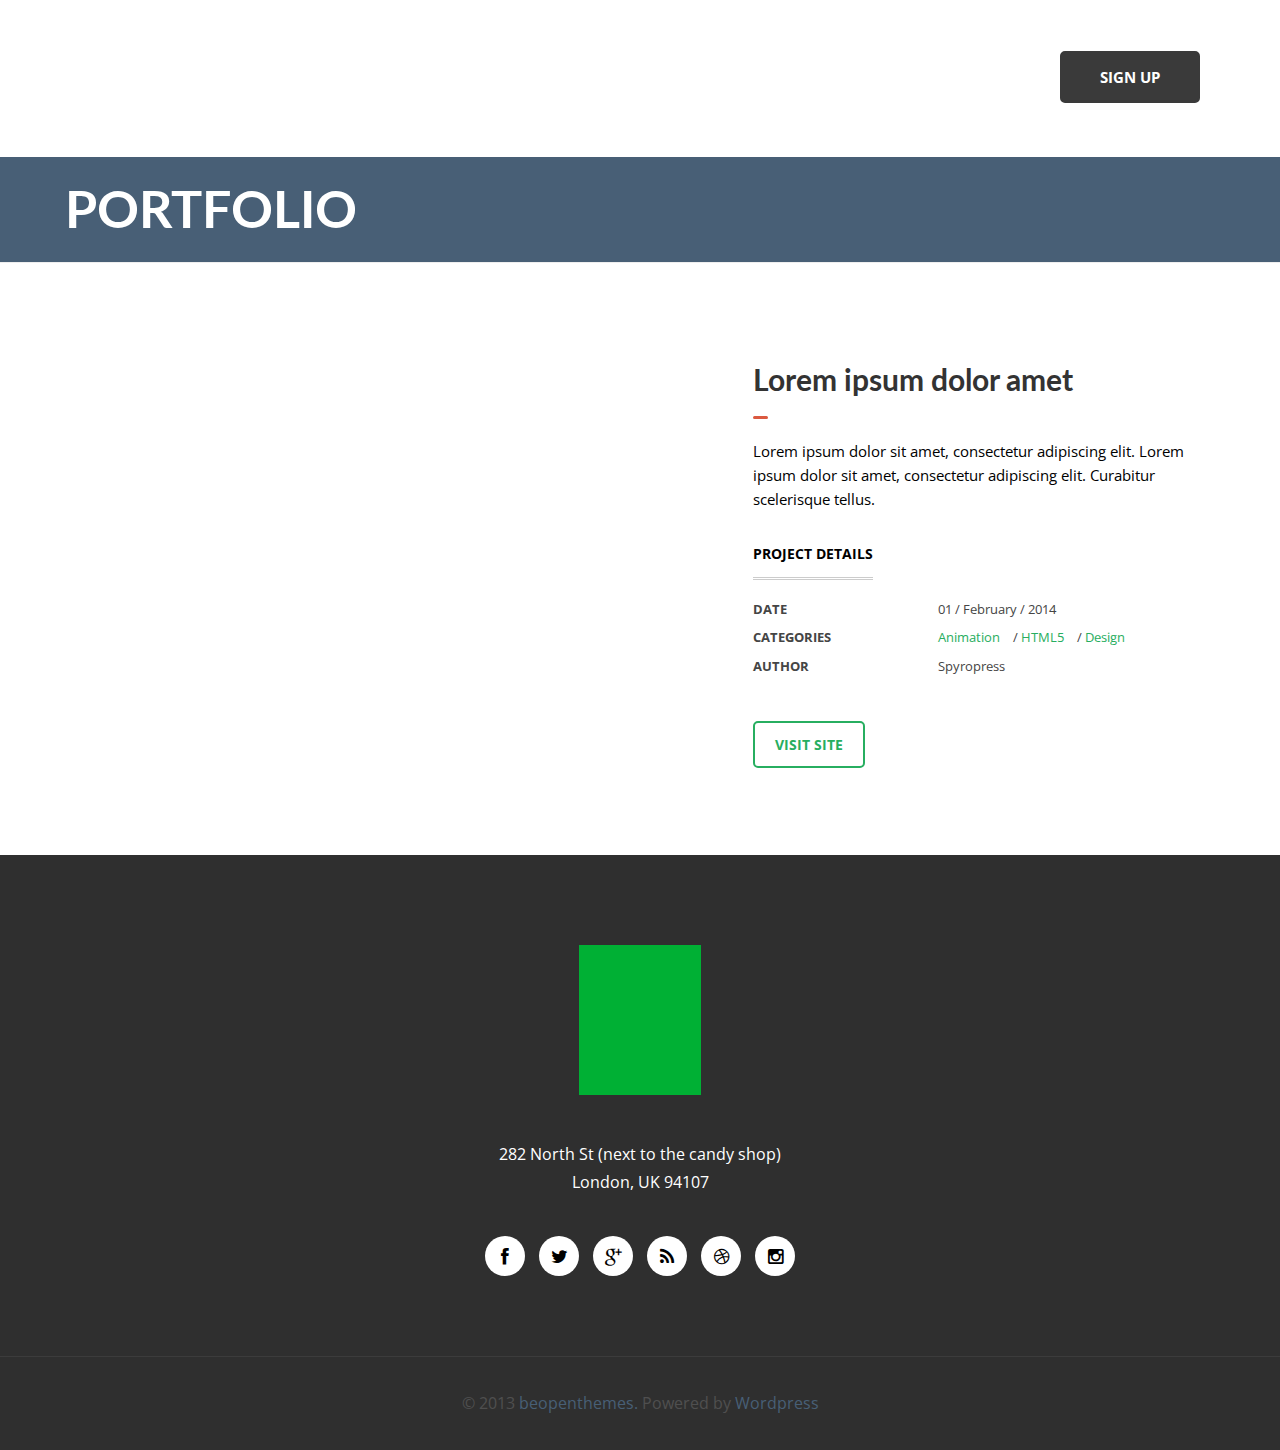
<file: portfolio_single_video.html>
<!DOCTYPE html>
<!--[if IE 8]>			<html class="ie ie8"> <![endif]-->
<!--[if IE 9]>			<html class="ie ie9"> <![endif]-->
<!--[if gt IE 9]><!-->	<html> <!--<![endif]-->
<head>

	<!-- Meta -->
	<meta charset="utf-8">
	<meta name="keywords" content="HTML5 Template" />
	<meta name="description" content="Slander - Responsive HTML5 Landing Page">
	<meta name="author" content="dkpixels.com">

	<title>Coloristic - Responsive One Page HTML5 Portfolio Template</title>

	<!-- Mobile Metas -->
	<meta name="viewport" content="width=device-width, initial-scale=1.0">

	<!-- Favicons -->
	<link rel="shortcut icon" href="img/favicon.ico">
	<link rel="apple-touch-icon" href="img/apple-touch-icon.png">
	<link rel="apple-touch-icon" sizes="72x72" href="img/apple-touch-icon-72x72.png">
	<link rel="apple-touch-icon" sizes="114x114" href="img/apple-touch-icon-114x114.png">
	<link rel="apple-touch-icon" sizes="144x144" href="img/apple-touch-icon-144x144.png">

	<!-- Google Webfonts -->
	<link href='http://fonts.googleapis.com/css?family=Pacifico' rel='stylesheet' type='text/css'>
	<link href='http://fonts.googleapis.com/css?family=Open+Sans:400,300italic,300,400italic,600,600italic,700,800,700italic,800italic' rel='stylesheet' type='text/css'>
	<link href='http://fonts.googleapis.com/css?family=Lato:400,100,100italic,300,300italic,400italic,700,900,700italic' rel='stylesheet' type='text/css'>
	<link href='http://fonts.googleapis.com/css?family=Raleway:400,900,800' rel='stylesheet' type='text/css'>

	<!-- CSS -->
	<link href="css/bootstrap.css" rel="stylesheet">
	<link href="css/style.css" rel="stylesheet">
	<link href="font-awesome/css/font-awesome.min.css" rel="stylesheet">
	<link href="js/owl-carousel/owl.carousel.css" rel="stylesheet">
	<link href="js/owl-carousel/owl.theme.css" rel="stylesheet">
	<link href="js/rs-plugin/css/settings.css" rel="stylesheet" />
	<link href="css/animate.css" rel="stylesheet" />
	<link href="css/flexslider.css" rel="stylesheet" />

	<!--[if lt IE 9]>
      	<script src="js/html5shiv.js"></script>
	      <script src="./js/respond.js"></script>
	<![endif]-->

</head>
<body id="home">
<div class="body">

<!-- HEADER
============================================= -->
<header>
    <nav class="navbar navbar-default navbar-fixed-top top-nav topnav-pages" role="navigation">
		<div class="container">
			<div class="navbar-header">
				<button type="button" class="navbar-toggle" data-toggle="collapse" data-target=".navbar-ex1-collapse">
				<span class="sr-only">Toggle navigation</span>
				<span class="icon-bar"></span>
				<span class="icon-bar"></span>
				<span class="icon-bar"></span>
				</button>
				<a class="navbar-brand" href="./index.html">Coloristic</a>
			</div>
			<!-- Collect the nav links, forms, and other content for toggling -->
			<div class="collapse navbar-collapse navbar-right navbar-ex1-collapse">
				<ul class="nav navbar-nav">
					<li><a href="./index.html#home">Home</a></li>
					<li><a href="./index.html#services">Services</a></li>
					<li><a href="./index.html#portfolio">Portfolio</a></li>
					<li><a href="./index.html#team">Team</a></li>
					<li><a href="./index.html#pricing">Pricing</a></li>
					<li><a href="./blog.html">Blog</a></li>
					<li><a href="./index.html#contact">Contact</a></li>
					<li>          <a class="btn-dark" href="#">Sign up</a></li>
				</ul>
			</div>
			<!-- /.navbar-collapse -->
		</div>
		<!-- /.container -->
	</nav>
</header>
<!-- HEADER
============================================= -->

<!-- PAGE HEADER
============================================= -->
<div class="page-header">
	<div class="container">
		<div class="row">
			<div class="col-md-12">
				<h2>Portfolio</h2>
			</div>
		</div>
	</div>
</div>
<!-- PAGE HEADER
============================================= -->

<!-- PROJECT INFO
============================================= -->
<div class="project-single">
	<section class="project-content">
		<div class="container">
			<div class="row">
				<div class="project-info">
					<div class="col-md-7">
						<!-- Video content -->
						<div class="vdeo">
							<iframe src="http://player.vimeo.com/video/28425601?title=0&amp;byline=0&amp;portrait=0" width="100%" frameborder="0" height="300"></iframe>
						</div>
						<!-- Video content -->            
					</div>
					<div class="col-md-5">
						<h2>Lorem ipsum dolor amet</h2>
						<div class="line-sep-small"></div>
						<p>Lorem ipsum dolor sit amet, consectetur adipiscing elit. Lorem ipsum dolor sit amet, consectetur adipiscing elit. Curabitur scelerisque tellus.</p>
						<div class="project_details">
							<h3>Project Details</h3>
							<span><em>Date</em> 01 / February / 2014</span>
							<span><em>Categories</em> <a href="#">Animation</a> / <a href="#">HTML5</a> / <a href="#">Design</a></span> 
							<span><em>Author</em> Spyropress</span>
						</div>
						<div class="space70"></div>
						<a href="#" class="btn-main">Visit Site</a>
					</div>
				</div>
				<!-- end section -->
			</div>
		</div>
		<!-- end main content area -->
	</section>
</div>
<!-- PROJECT INFO
============================================= -->

<!-- CONTACT INFO
============================================= -->
<div class="contact-info">
	<div class="container">
		<div class="row ci1">
			<img src="demo/tower.png" class="img-responsive" alt=""/>
			<p>282 North St (next to the candy shop)<br>London, UK 94107</p>
			<ul class="social">
				<li><a class="sl-fb" href="#"><i class="fa fa-facebook"></i></a></li>
				<li><a class="sl-tw" href="#"><i class="fa fa-twitter"></i></a></li>
				<li><a class="sl-gp" href="#"><i class="fa fa-google-plus"></i></a></li>
				<li><a class="sl-ln" href="#"><i class="fa fa-rss"></i></a></li>
				<li><a class="sl-ln" href="#"><i class="fa fa-dribbble"></i></a></li>
				<li><a class="sl-ln" href="#"><i class="fa fa-instagram"></i></a></li>
			</ul>
		</div>
	</div>
</div>
<!-- CONTACT INFO
============================================= -->

<!-- FOOTER
============================================= -->
<footer>
	<div class="container">
		<div class="row">
			<p>&copy; 2013 <a href="#">beopenthemes.</a> Powered by <a href="#">Wordpress</a></p>
		</div>
	</div>
</footer>
<!-- FOOTER
============================================= -->

</div>

<!-- JavaScript Files -->
<script src="js/jquery.js"></script>
<script src="js/bootstrap.min.js"></script>
<script src="js/jquery.mixitup.min.js"></script>
<script src="js/owl-carousel/owl.carousel.js"></script>
<script src="js/rs-plugin/js/jquery.themepunch.plugins.min.js"></script>
<script src="js/rs-plugin/js/jquery.themepunch.revolution.min.js"></script>
<script src="js/rs-plugin/rs.home.js"></script>
<script src="js/jquery.localscroll-1.2.7-min.js"></script>
<script src="js/jquery.scrollTo.js"></script>
<script src="js/animations.js"></script>
<script src="js/jquery.parallax.min.js"></script>
<script src="js/jquery.flexslider.js"></script>
<script src="js/main.js"></script>
</body>
</html>
</file>
<file: js/rs-plugin/css/settings.css>
/*-----------------------------------------------------------------------------

	-	Revolution Slider 1.5.3 -

		Screen Stylesheet

version:   	2.1
date:      	09/18/11
last update: 06.12.2012
author:		themepunch
email:     	info@themepunch.com
website:   	http://www.themepunch.com
-----------------------------------------------------------------------------*/


/*-----------------------------------------------------------------------------

	-	Revolution Slider 2.0 Captions -

		Screen Stylesheet

version:   	1.4.5
date:      	09/18/11
last update: 06.12.2012
author:		themepunch
email:     	info@themepunch.com
website:   	http://www.themepunch.com
-----------------------------------------------------------------------------*/



/*************************
	-	CAPTIONS	-
**************************/

.tp-hide-revslider,.tp-caption.tp-hidden-caption	{	visibility:hidden !important; display:none !important;}


.tp-caption { z-index:1;}

.tp-caption-demo .tp-caption	{	position:relative !important; display:inline-block; margin-bottom:10px; margin-right:20px !important;}

.tp-caption.medium_grey {
position:absolute;
color:#fff;
text-shadow:0px 2px 5px rgba(0, 0, 0, 0.5);
font-weight:700;
font-size:20px;
line-height:20px;
font-family:Arial;
padding:2px 4px;
margin:0px;
border-width:0px;
border-style:none;
background-color:#888;
white-space:nowrap;
}

.tp-caption.small_text {
position:absolute;
color:#fff;
text-shadow:0px 2px 5px rgba(0, 0, 0, 0.5);
font-weight:700;
font-size:14px;
line-height:20px;
font-family:Arial;
margin:0px;
border-width:0px;
border-style:none;
white-space:nowrap;
}

.tp-caption.medium_text {
position:absolute;
color:#fff;
text-shadow:0px 2px 5px rgba(0, 0, 0, 0.5);
font-weight:700;
font-size:20px;
line-height:20px;
font-family:Arial;
margin:0px;
border-width:0px;
border-style:none;
white-space:nowrap;
}

.tp-caption.large_text {
position:absolute;
color:#fff;
text-shadow:0px 2px 5px rgba(0, 0, 0, 0.5);
font-weight:700;
font-size:40px;
line-height:40px;
font-family:Arial;
margin:0px;
border-width:0px;
border-style:none;
white-space:nowrap;
}

.tp-caption.very_large_text {
position:absolute;
color:#fff;
text-shadow:0px 2px 5px rgba(0, 0, 0, 0.5);
font-weight:700;
font-size:60px;
line-height:60px;
font-family:Arial;
margin:0px;
border-width:0px;
border-style:none;
white-space:nowrap;
letter-spacing:-2px;
}

.tp-caption.very_big_white {
position:absolute;
color:#fff;
text-shadow:none;
font-weight:800;
font-size:60px;
line-height:60px;
font-family:Arial;
margin:0px;
border-width:0px;
border-style:none;
white-space:nowrap;
padding:0px 4px;
padding-top:1px;
background-color:#000;
}

.tp-caption.very_big_black {
position:absolute;
color:#000;
text-shadow:none;
font-weight:700;
font-size:60px;
line-height:60px;
font-family:Arial;
margin:0px;
border-width:0px;
border-style:none;
white-space:nowrap;
padding:0px 4px;
padding-top:1px;
background-color:#fff;
}

.tp-caption.modern_medium_fat {
position:absolute;
color:#000;
text-shadow:none;
font-weight:800;
font-size:24px;
line-height:20px;
font-family:"Open Sans", sans-serif;
margin:0px;
border-width:0px;
border-style:none;
white-space:nowrap;
}

.tp-caption.modern_medium_fat_white {
position:absolute;
color:#fff;
text-shadow:none;
font-weight:800;
font-size:24px;
line-height:20px;
font-family:"Open Sans", sans-serif;
margin:0px;
border-width:0px;
border-style:none;
white-space:nowrap;
}

.tp-caption.modern_medium_light {
position:absolute;
color:#000;
text-shadow:none;
font-weight:300;
font-size:24px;
line-height:20px;
font-family:"Open Sans", sans-serif;
margin:0px;
border-width:0px;
border-style:none;
white-space:nowrap;
}

.tp-caption.modern_big_bluebg {
position:absolute;
color:#fff;
text-shadow:none;
font-weight:800;
font-size:30px;
line-height:36px;
font-family:"Open Sans", sans-serif;
padding:3px 10px;
margin:0px;
border-width:0px;
border-style:none;
background-color:#4e5b6c;
letter-spacing:0;
}

.tp-caption.modern_big_redbg {
position:absolute;
color:#fff;
text-shadow:none;
font-weight:300;
font-size:30px;
line-height:36px;
font-family:"Open Sans", sans-serif;
padding:3px 10px;
padding-top:1px;
margin:0px;
border-width:0px;
border-style:none;
background-color:#de543e;
letter-spacing:0;
}

.tp-caption.modern_small_text_dark {
position:absolute;
color:#555;
text-shadow:none;
font-size:14px;
line-height:22px;
font-family:Arial;
margin:0px;
border-width:0px;
border-style:none;
white-space:nowrap;
}

.tp-caption.boxshadow {
-moz-box-shadow:0px 0px 20px rgba(0, 0, 0, 0.5);
-webkit-box-shadow:0px 0px 20px rgba(0, 0, 0, 0.5);
box-shadow:0px 0px 20px rgba(0, 0, 0, 0.5);
}

.tp-caption.black {
color:#000;
text-shadow:none;
}

.tp-caption.noshadow {
text-shadow:none;
}

.tp-caption a {
color:#ff7302;
text-shadow:none;
-webkit-transition:all 0.2s ease-out;
-moz-transition:all 0.2s ease-out;
-o-transition:all 0.2s ease-out;
-ms-transition:all 0.2s ease-out;
}

.tp-caption a:hover {
color:#ffa902;
}

.tp-caption.thinheadline_dark {
position:absolute;
color:rgba(0,0,0,0.85);
text-shadow:none;
font-weight:300;
font-size:30px;
line-height:30px;
font-family:"Open Sans";
background-color:transparent;
}

.tp-caption.thintext_dark {
position:absolute;
color:rgba(0,0,0,0.85);
text-shadow:none;
font-weight:300;
font-size:16px;
line-height:26px;
font-family:"Open Sans";
background-color:transparent;
}

.tp-caption.largeblackbg {
position:absolute;
color:#fff;
text-shadow:none;
font-weight:300;
font-size:50px;
line-height:70px;
font-family:"Open Sans";
background-color:#000;
padding:0px 20px;
-webkit-border-radius:0px;
-moz-border-radius:0px;
border-radius:0px;
}

.tp-caption.largepinkbg {
position:absolute;
color:#fff;
text-shadow:none;
font-weight:300;
font-size:50px;
line-height:70px;
font-family:"Open Sans";
background-color:#db4360;
padding:0px 20px;
-webkit-border-radius:0px;
-moz-border-radius:0px;
border-radius:0px;
}

.tp-caption.largewhitebg {
position:absolute;
color:#000;
text-shadow:none;
font-weight:300;
font-size:50px;
line-height:70px;
font-family:"Open Sans";
background-color:#fff;
padding:0px 20px;
-webkit-border-radius:0px;
-moz-border-radius:0px;
border-radius:0px;
}

.tp-caption.largegreenbg {
position:absolute;
color:#fff;
text-shadow:none;
font-weight:300;
font-size:50px;
line-height:70px;
font-family:"Open Sans";
background-color:#67ae73;
padding:0px 20px;
-webkit-border-radius:0px;
-moz-border-radius:0px;
border-radius:0px;
}

.tp-caption.excerpt {
font-size:36px;
line-height:36px;
font-weight:700;
font-family:Arial;
color:#ffffff;
text-decoration:none;
background-color:rgba(0, 0, 0, 1);
text-shadow:none;
margin:0px;
letter-spacing:-1.5px;
padding:1px 4px 0px 4px;
width:150px;
white-space:normal !important;
height:auto;
border-width:0px;
border-color:rgb(255, 255, 255);
border-style:none;
}

.tp-caption.large_bold_grey {
font-size:60px;
line-height:60px;
font-weight:800;
font-family:"Open Sans";
color:rgb(102, 102, 102);
text-decoration:none;
background-color:transparent;
text-shadow:none;
margin:0px;
padding:1px 4px 0px;
border-width:0px;
border-color:rgb(255, 214, 88);
border-style:none;
}

.tp-caption.medium_thin_grey {
font-size:34px;
line-height:30px;
font-weight:300;
font-family:"Open Sans";
color:rgb(102, 102, 102);
text-decoration:none;
background-color:transparent;
padding:1px 4px 0px;
text-shadow:none;
margin:0px;
border-width:0px;
border-color:rgb(255, 214, 88);
border-style:none;
}

.tp-caption.small_thin_grey {
font-size:18px;
line-height:26px;
font-weight:300;
font-family:"Open Sans";
color:rgb(117, 117, 117);
text-decoration:none;
background-color:transparent;
padding:1px 4px 0px;
text-shadow:none;
margin:0px;
border-width:0px;
border-color:rgb(255, 214, 88);
border-style:none;
}

.tp-caption.lightgrey_divider {
text-decoration:none;
background-color:rgba(235, 235, 235, 1);
width:370px;
height:3px;
background-position:initial initial;
background-repeat:initial initial;
border-width:0px;
border-color:rgb(34, 34, 34);
border-style:none;
}

.tp-caption.large_bold_darkblue {
font-size:58px;
line-height:60px;
font-weight:800;
font-family:"Open Sans";
color:rgb(52, 73, 94);
text-decoration:none;
background-color:transparent;
border-width:0px;
border-color:rgb(255, 214, 88);
border-style:none;
}

.tp-caption.medium_bg_darkblue {
font-size:20px;
line-height:20px;
font-weight:800;
font-family:"Open Sans";
color:rgb(255, 255, 255);
text-decoration:none;
background-color:rgb(52, 73, 94);
padding:10px;
border-width:0px;
border-color:rgb(255, 214, 88);
border-style:none;
}

.tp-caption.medium_bold_red {
font-size:24px;
line-height:30px;
font-weight:800;
font-family:"Open Sans";
color:rgb(227, 58, 12);
text-decoration:none;
background-color:transparent;
padding:0px;
border-width:0px;
border-color:rgb(255, 214, 88);
border-style:none;
}

.tp-caption.medium_light_red {
font-size:21px;
line-height:26px;
font-weight:300;
font-family:"Open Sans";
color:rgb(227, 58, 12);
text-decoration:none;
background-color:transparent;
padding:0px;
border-width:0px;
border-color:rgb(255, 214, 88);
border-style:none;
}

.tp-caption.medium_bg_red {
font-size:20px;
line-height:20px;
font-weight:800;
font-family:"Open Sans";
color:rgb(255, 255, 255);
text-decoration:none;
background-color:rgb(227, 58, 12);
padding:10px;
border-width:0px;
border-color:rgb(255, 214, 88);
border-style:none;
}

.tp-caption.medium_bold_orange {
font-size:24px;
line-height:30px;
font-weight:800;
font-family:"Open Sans";
color:rgb(243, 156, 18);
text-decoration:none;
background-color:transparent;
border-width:0px;
border-color:rgb(255, 214, 88);
border-style:none;
}

.tp-caption.medium_bg_orange {
font-size:20px;
line-height:20px;
font-weight:800;
font-family:"Open Sans";
color:rgb(255, 255, 255);
text-decoration:none;
background-color:rgb(243, 156, 18);
padding:10px;
border-width:0px;
border-color:rgb(255, 214, 88);
border-style:none;
}

.tp-caption.grassfloor {
text-decoration:none;
background-color:rgba(160, 179, 151, 1);
width:4000px;
height:150px;
border-width:0px;
border-color:rgb(34, 34, 34);
border-style:none;
}

.tp-caption.large_bold_white {
font-size:58px;
line-height:60px;
font-weight:800;
font-family:"Open Sans";
color:rgb(255, 255, 255);
text-decoration:none;
background-color:transparent;
border-width:0px;
border-color:rgb(255, 214, 88);
border-style:none;
}

.tp-caption.medium_light_white {
font-size:30px;
line-height:36px;
font-weight:300;
font-family:"Open Sans";
color:rgb(255, 255, 255);
text-decoration:none;
background-color:transparent;
padding:0px;
border-width:0px;
border-color:rgb(255, 214, 88);
border-style:none;
}

.tp-caption.mediumlarge_light_white {
font-size:34px;
line-height:40px;
font-weight:300;
font-family:"Open Sans";
color:rgb(255, 255, 255);
text-decoration:none;
background-color:transparent;
padding:0px;
border-width:0px;
border-color:rgb(255, 214, 88);
border-style:none;
}

.tp-caption.mediumlarge_light_white_center {
font-size:34px;
line-height:40px;
font-weight:300;
font-family:"Open Sans";
color:#ffffff;
text-decoration:none;
background-color:transparent;
padding:0px 0px 0px 0px;
text-align:center;
border-width:0px;
border-color:rgb(255, 214, 88);
border-style:none;
}

.tp-caption.medium_bg_asbestos {
font-size:20px;
line-height:20px;
font-weight:800;
font-family:"Open Sans";
color:rgb(255, 255, 255);
text-decoration:none;
background-color:rgb(127, 140, 141);
padding:10px;
border-width:0px;
border-color:rgb(255, 214, 88);
border-style:none;
}

.tp-caption.medium_light_black {
font-size:30px;
line-height:36px;
font-weight:300;
font-family:"Open Sans";
color:rgb(0, 0, 0);
text-decoration:none;
background-color:transparent;
padding:0px;
border-width:0px;
border-color:rgb(255, 214, 88);
border-style:none;
}

.tp-caption.large_bold_black {
font-size:58px;
line-height:60px;
font-weight:800;
font-family:"Open Sans";
color:rgb(0, 0, 0);
text-decoration:none;
background-color:transparent;
border-width:0px;
border-color:rgb(255, 214, 88);
border-style:none;
}

.tp-caption.mediumlarge_light_darkblue {
font-size:34px;
line-height:40px;
font-weight:300;
font-family:"Open Sans";
color:rgb(52, 73, 94);
text-decoration:none;
background-color:transparent;
padding:0px;
border-width:0px;
border-color:rgb(255, 214, 88);
border-style:none;
}

.tp-caption.small_light_white {
font-size:17px;
line-height:28px;
font-weight:300;
font-family:"Open Sans";
color:rgb(255, 255, 255);
text-decoration:none;
background-color:transparent;
padding:0px;
border-width:0px;
border-color:rgb(255, 214, 88);
border-style:none;
}

.tp-caption.roundedimage {
border-width:0px;
border-color:rgb(34, 34, 34);
border-style:none;
}

.tp-caption.large_bg_black {
font-size:40px;
line-height:40px;
font-weight:800;
font-family:"Open Sans";
color:rgb(255, 255, 255);
text-decoration:none;
background-color:rgb(0, 0, 0);
padding:10px 20px 15px;
border-width:0px;
border-color:rgb(255, 214, 88);
border-style:none;
}

.tp-caption.mediumwhitebg {
font-size:30px;
line-height:30px;
font-weight:300;
font-family:"Open Sans";
color:rgb(0, 0, 0);
text-decoration:none;
background-color:rgb(255, 255, 255);
padding:5px 15px 10px;
text-shadow:none;
border-width:0px;
border-color:rgb(0, 0, 0);
border-style:none;
}

.tp-caption.medium_bg_orange_new1 {
font-size:20px;
line-height:20px;
font-weight:800;
font-family:"Open Sans";
color:rgb(255, 255, 255);
text-decoration:none;
background-color:rgb(243, 156, 18);
padding:10px;
border-width:0px;
border-color:rgb(255, 214, 88);
border-style:none;
}



.tp-caption.boxshadow{
		-moz-box-shadow: 0px 0px 20px rgba(0, 0, 0, 0.5);
		-webkit-box-shadow: 0px 0px 20px rgba(0, 0, 0, 0.5);
		box-shadow: 0px 0px 20px rgba(0, 0, 0, 0.5);
	}

.tp-caption.black{
		color: #000;
		text-shadow: none;
		font-weight: 300;
		font-size: 19px;
		line-height: 19px;
		font-family: 'Open Sans', sans;
	}

.tp-caption.noshadow {
		text-shadow: none;
	}


.tp_inner_padding	{	box-sizing:border-box;
						-webkit-box-sizing:border-box;
						-moz-box-sizing:border-box;
						max-height:none !important;	}


.tp-caption .frontcorner		{
										width: 0;
										height: 0;
										border-left: 40px solid transparent;
										border-right: 0px solid transparent;
										border-top: 40px solid #00A8FF;
										position: absolute;left:-40px;top:0px;
									}

.tp-caption .backcorner		{
										width: 0;
										height: 0;
										border-left: 0px solid transparent;
										border-right: 40px solid transparent;
										border-bottom: 40px solid #00A8FF;
										position: absolute;right:0px;top:0px;
									}

.tp-caption .frontcornertop		{
										width: 0;
										height: 0;
										border-left: 40px solid transparent;
										border-right: 0px solid transparent;
										border-bottom: 40px solid #00A8FF;
										position: absolute;left:-40px;top:0px;
									}

.tp-caption .backcornertop		{
										width: 0;
										height: 0;
										border-left: 0px solid transparent;
										border-right: 40px solid transparent;
										border-top: 40px solid #00A8FF;
										position: absolute;right:0px;top:0px;
									}


/******************************
	-	BUTTONS	-
*******************************/

.tp-simpleresponsive .button				{	padding:6px 13px 5px; border-radius: 3px; -moz-border-radius: 3px; -webkit-border-radius: 3px; height:30px;
												cursor:pointer;
												color:#fff !important; text-shadow:0px 1px 1px rgba(0, 0, 0, 0.6) !important; font-size:15px; line-height:45px !important;
												background:url(../images/gradient/g30.png) repeat-x top; font-family: arial, sans-serif; font-weight: bold; letter-spacing: -1px;
											}

.tp-simpleresponsive  .button.big			{	color:#fff; text-shadow:0px 1px 1px rgba(0, 0, 0, 0.6); font-weight:bold; padding:9px 20px; font-size:19px;  line-height:57px !important; background:url(../images/gradient/g40.png) repeat-x top;}


.tp-simpleresponsive  .purchase:hover,
.tp-simpleresponsive  .button:hover,
.tp-simpleresponsive  .button.big:hover		{	background-position:bottom, 15px 11px;}



	@media only screen and (min-width: 768px) and (max-width: 959px) {

	 }



	@media only screen and (min-width: 480px) and (max-width: 767px) {
		.tp-simpleresponsive  .button	{	padding:4px 8px 3px; line-height:25px !important; font-size:11px !important;font-weight:normal;	}
		.tp-simpleresponsive  a.button { -webkit-transition: none; -moz-transition: none; -o-transition: none; -ms-transition: none;	 }


	}

    @media only screen and (min-width: 0px) and (max-width: 479px) {
		.tp-simpleresponsive  .button	{	padding:2px 5px 2px; line-height:20px !important; font-size:10px !important;}
		.tp-simpleresponsive  a.button { -webkit-transition: none; -moz-transition: none; -o-transition: none; -ms-transition: none;	 }
	}





/*	BUTTON COLORS	*/



.tp-simpleresponsive  .button.green, .tp-simpleresponsive  .button:hover.green,
.tp-simpleresponsive  .purchase.green, .tp-simpleresponsive  .purchase:hover.green			{ background-color:#21a117; -webkit-box-shadow:  0px 3px 0px 0px #104d0b;        -moz-box-shadow:   0px 3px 0px 0px #104d0b;        box-shadow:   0px 3px 0px 0px #104d0b;  }


.tp-simpleresponsive  .button.blue, .tp-simpleresponsive  .button:hover.blue,
.tp-simpleresponsive  .purchase.blue, .tp-simpleresponsive  .purchase:hover.blue			{ background-color:#1d78cb; -webkit-box-shadow:  0px 3px 0px 0px #0f3e68;        -moz-box-shadow:   0px 3px 0px 0px #0f3e68;        box-shadow:   0px 3px 0px 0px #0f3e68;}


.tp-simpleresponsive  .button.red, .tp-simpleresponsive  .button:hover.red,
.tp-simpleresponsive  .purchase.red, .tp-simpleresponsive  .purchase:hover.red				{ background-color:#cb1d1d; -webkit-box-shadow:  0px 3px 0px 0px #7c1212;        -moz-box-shadow:   0px 3px 0px 0px #7c1212;        box-shadow:   0px 3px 0px 0px #7c1212;}

.tp-simpleresponsive  .button.orange, .tp-simpleresponsive  .button:hover.orange,
.tp-simpleresponsive  .purchase.orange, .tp-simpleresponsive  .purchase:hover.orange		{ background-color:#ff7700; -webkit-box-shadow:  0px 3px 0px 0px #a34c00;        -moz-box-shadow:   0px 3px 0px 0px #a34c00;        box-shadow:   0px 3px 0px 0px #a34c00;}

.tp-simpleresponsive  .button.darkgrey, .tp-simpleresponsive  .button.grey,
.tp-simpleresponsive  .button:hover.darkgrey, .tp-simpleresponsive  .button:hover.grey,
.tp-simpleresponsive  .purchase.darkgrey, .tp-simpleresponsive  .purchase:hover.darkgrey	{ background-color:#555; -webkit-box-shadow:  0px 3px 0px 0px #222;        -moz-box-shadow:   0px 3px 0px 0px #222;        box-shadow:   0px 3px 0px 0px #222;}

.tp-simpleresponsive  .button.lightgrey, .tp-simpleresponsive  .button:hover.lightgrey,
.tp-simpleresponsive  .purchase.lightgrey, .tp-simpleresponsive  .purchase:hover.lightgrey	{ background-color:#888; -webkit-box-shadow:  0px 3px 0px 0px #555;        -moz-box-shadow:   0px 3px 0px 0px #555;        box-shadow:   0px 3px 0px 0px #555;}



/****************************************************************

	-	SET THE ANIMATION EVEN MORE SMOOTHER ON ANDROID   -

******************************************************************/

/*.tp-simpleresponsive				{	-webkit-perspective: 1500px;
										-moz-perspective: 1500px;
										-o-perspective: 1500px;
										-ms-perspective: 1500px;
										perspective: 1500px;
									}*/




/**********************************************
	-	FULLSCREEN AND FULLWIDHT CONTAINERS	-
**********************************************/

.fullscreen-container {
		width:100%;
		position:relative;
		padding:0;
}



.fullwidthbanner-container{
	width:100%;
	position:relative;
	padding:0;
	overflow:hidden;
}

.fullwidthbanner-container .fullwidthbanner{
	width:100%;
	position:relative;
}



.tp-simpleresponsive .caption,
.tp-simpleresponsive .tp-caption {
	position:absolute;
	visibility: hidden;
	-webkit-font-smoothing: antialiased !important;
}

.tp-simpleresponsive img	{	max-width:none;}



/******************************
	-	IE8 HACKS	-
*******************************/
.noFilterClass {
	filter:none !important;
}


/******************************
	-	SHADOWS		-
******************************/
.tp-bannershadow  {
		position:absolute;

		margin-left:auto;
		margin-right:auto;
		-moz-user-select: none;
        -khtml-user-select: none;
        -webkit-user-select: none;
        -o-user-select: none;
	}

.tp-bannershadow.tp-shadow1 {	background:url(../assets/shadow1.png) no-repeat; background-size:100% 100%; width:890px; height:60px; bottom:-60px;}
.tp-bannershadow.tp-shadow2 {	background:url(../assets/shadow2.png) no-repeat; background-size:100% 100%; width:890px; height:60px;bottom:-60px;}
.tp-bannershadow.tp-shadow3 {	background:url(../assets/shadow3.png) no-repeat; background-size:100% 100%; width:890px; height:60px;bottom:-60px;}


/********************************
	-	FULLSCREEN VIDEO	-
*********************************/
.caption.fullscreenvideo {	left:0px; top:0px; position:absolute;width:100%;height:100%;}
.caption.fullscreenvideo iframe	{ width:100% !important; height:100% !important; display: none}

.tp-caption.fullscreenvideo {	left:0px; top:0px; position:absolute;width:100%;height:100%;}
.tp-caption.fullscreenvideo iframe	{ width:100% !important; height:100% !important; display: none;}

/************************
	-	NAVIGATION	-
*************************/

/** BULLETS **/

.tpclear		{	clear:both;}


.tp-bullets									{	


z-index: 1000;
position: absolute;
left: 20px !important;
right: 0px !important;
display: table;
margin: 0 auto !important;
float: none;
	-ms-filter: "progid:DXImageTransform.Microsoft.Alpha(Opacity=100)";
												-moz-opacity: 1;
												-khtml-opacity: 1;
												opacity: 1;
												-webkit-transition: opacity 0.2s ease-out; -moz-transition: opacity 0.2s ease-out; -o-transition: opacity 0.2s ease-out; -ms-transition: opacity 0.2s ease-out;-webkit-transform: translateZ(5px);
											}
.tp-bullets.hidebullets					{
											}


.tp-bullets.simplebullets.navbar						{ 	border:1px solid #666; border-bottom:1px solid #444; background:url(../assets/boxed_bgtile.png); height:40px; padding:0px 10px; -webkit-border-radius: 5px; -moz-border-radius: 5px; border-radius: 5px ;}

.tp-bullets.simplebullets.navbar-old					{ 	 background:url(../assets/navigdots_bgtile.png); height:35px; padding:0px 10px; -webkit-border-radius: 5px; -moz-border-radius: 5px; border-radius: 5px ;}


.tp-bullets.simplebullets.round .bullet					{	cursor:pointer; position:relative;	background:url(../assets/bullet.png) no-Repeat top left;	width:20px;	height:20px;  margin-right:5px; float:left; margin-top:0px; margin-left:5px;}
.tp-bullets.simplebullets.round .bullet.last			{	margin-right:3px;}

.tp-bullets.simplebullets.round-old .bullet				{	cursor:pointer; position:relative;	background:url(../assets/bullets.png) no-Repeat bottom left;	width:23px;	height:23px;  margin-right:0px; float:left; margin-top:0px;}
.tp-bullets.simplebullets.round-old .bullet.last		{	margin-right:0px;}


/**	SQUARE BULLETS **/
.tp-bullets.simplebullets.square .bullet				{	cursor:pointer; position:relative;	background:url(../assets/bullets2.png) no-Repeat bottom left;	width:19px;	height:19px;  margin-right:0px; float:left; margin-top:0px;}
.tp-bullets.simplebullets.square .bullet.last			{	margin-right:0px;}


/**	SQUARE BULLETS **/
.tp-bullets.simplebullets.square-old .bullet			{	cursor:pointer; position:relative;	background:url(../assets/bullets2.png) no-Repeat bottom left;	width:19px;	height:19px;  margin-right:0px; float:left; margin-top:0px;}
.tp-bullets.simplebullets.square-old .bullet.last		{	margin-right:0px;}


/** navbar NAVIGATION VERSION **/
.tp-bullets.simplebullets.navbar .bullet			{	cursor:pointer; position:relative;	background:url(../assets/bullet_boxed.png) no-Repeat top left;	width:18px;	height:19px;   margin-right:5px; float:left; margin-top:0px;}

.tp-bullets.simplebullets.navbar .bullet.first		{	margin-left:0px !important;}
.tp-bullets.simplebullets.navbar .bullet.last		{	margin-right:0px !important;}



/** navbar NAVIGATION VERSION **/
.tp-bullets.simplebullets.navbar-old .bullet			{	cursor:pointer; position:relative;	background:url(../assets/navigdots.png) no-Repeat bottom left;	width:15px;	height:15px;  margin-left:5px !important; margin-right:5px !important;float:left; margin-top:10px;}
.tp-bullets.simplebullets.navbar-old .bullet.first		{	margin-left:0px !important;}
.tp-bullets.simplebullets.navbar-old .bullet.last		{	margin-right:0px !important;}


.tp-bullets.simplebullets .bullet:hover,
.tp-bullets.simplebullets .bullet.selected				{	background-position:top left; }

.tp-bullets.simplebullets.round .bullet:hover,
.tp-bullets.simplebullets.round .bullet.selected,
.tp-bullets.simplebullets.navbar .bullet:hover,
.tp-bullets.simplebullets.navbar .bullet.selected		{	background-position:bottom left; }



/*************************************
	-	TP ARROWS 	-
**************************************/
.tparrows												{	-ms-filter: "progid:DXImageTransform.Microsoft.Alpha(Opacity=100)";
															-moz-opacity: 1;
															-khtml-opacity: 1;
															opacity: 1;
															-webkit-transition: opacity 0.2s ease-out; -moz-transition: opacity 0.2s ease-out; -o-transition: opacity 0.2s ease-out; -ms-transition: opacity 0.2s ease-out;			-webkit-transform: translateZ(5px);

														}
.tparrows.hidearrows									{

														}
.tp-leftarrow											{	z-index:100;cursor:pointer; position:relative;	background:url(../images/prev.png) no-Repeat top left;	width:40px;	height:40px;   }
.tp-rightarrow											{	z-index:100;cursor:pointer; position:relative;	background:url(../images/next.png) no-Repeat top left;	width:40px;	height:40px;   }


.tp-leftarrow.round										{	z-index:100;cursor:pointer; position:relative;	background:url(../images/prev.png) no-Repeat top left;	width:19px;	height:14px;  margin-right:0px; float:left; margin-top:0px;	}
.tp-rightarrow.round									{	z-index:100;cursor:pointer; position:relative;	background:url(../images/next.png) no-Repeat top left;	width:19px;	height:14px;  margin-right:0px; float:left;	margin-top:0px;}


.tp-leftarrow.round-old									{	z-index:100;cursor:pointer; position:relative;	background:url(../images/prev.png) no-Repeat top left;	width:26px;	height:26px;  margin-right:0px; float:left; margin-top:0px;	}
.tp-rightarrow.round-old								{	z-index:100;cursor:pointer; position:relative;	background:url(../images/next.png) no-Repeat top left;	width:26px;	height:26px;  margin-right:0px; float:left;	margin-top:0px;}


.tp-leftarrow.navbar									{	

z-index:100;cursor:pointer; position:relative;	background:url(../assets/small_left_boxed.png) no-Repeat top left;	width:20px;	height:15px;   float:left;	margin-right:6px; margin-top:12px;}
.tp-rightarrow.navbar									{	z-index:100;cursor:pointer; position:relative;	background:url(../assets/small_right_boxed.png) no-Repeat top left;	width:20px;	height:15px;   float:left;	margin-left:6px; margin-top:12px;}


.tp-leftarrow.navbar-old								{	z-index:100;cursor:pointer; position:relative;	background:url(../images/prev.png) no-Repeat top left;		width:9px;	height:16px;   float:left;	margin-right:6px; margin-top:10px;}
.tp-rightarrow.navbar-old								{	z-index:100;cursor:pointer; position:relative;	background:url(../images/next.png) no-Repeat top left;	width:9px;	height:16px;   float:left;	margin-left:6px; margin-top:10px;}

.tp-leftarrow.navbar-old.thumbswitharrow				{	margin-right:10px; }
.tp-rightarrow.navbar-old.thumbswitharrow				{	margin-left:0px; }

.tp-leftarrow.square									{	z-index:100;cursor:pointer; position:relative;	background:url(../assets/arrow_left2.png) no-Repeat top left;	width:12px;	height:17px;   float:left;	margin-right:0px; margin-top:0px;}
.tp-rightarrow.square									{	z-index:100;cursor:pointer; position:relative;	background:url(../assets/arrow_right2.png) no-Repeat top left;	width:12px;	height:17px;   float:left;	margin-left:0px; margin-top:0px;}


.tp-leftarrow.square-old								{	z-index:100;cursor:pointer; position:relative;	background:url(../assets/arrow_left2.png) no-Repeat top left;	width:12px;	height:17px;   float:left;	margin-right:0px; margin-top:0px;}
.tp-rightarrow.square-old								{	z-index:100;cursor:pointer; position:relative;	background:url(../assets/arrow_right2.png) no-Repeat top left;	width:12px;	height:17px;   float:left;	margin-left:0px; margin-top:0px;}


.tp-leftarrow.default									{	

left:0 !important;

top:35% !important;

    width: 62px;
	height:63px;
    background: url(../images/prev.png) no-repeat center center;
display:table;
float:none;
color:#fff;
line-height:63px;
position:relative;
opacity:0.5;



														}
.tp-rightarrow.default									{	

right:0 !important;

top:35% !important;

    width: 62px;
	height:63px;
    background: url(../images/next.png) no-repeat center center;
display:table;
float:none;
color:#fff;
line-height:63px;
position:relative;
opacity:0.5;


														}



.tp-rightarrow.default:hover {
opacity:1;
right:0px;
}

 .tp-leftarrow.default:hover {
opacity:1;
left:0px;
}







/****************************************************************************************************
	-	TP THUMBS 	-
*****************************************************************************************************

 - tp-thumbs & tp-mask Width is the width of the basic Thumb Container (500px basic settings)

 - .bullet width & height is the dimension of a simple Thumbnail (basic 100px x 50px)

 *****************************************************************************************************/


.tp-bullets.tp-thumbs						{	z-index:1000; position:absolute; padding:3px;background-color:#fff;
												width:500px;height:50px; 			/* THE DIMENSIONS OF THE THUMB CONTAINER */
												margin-top:-50px;
											}


.fullwidthbanner-container .tp-thumbs		{  padding:3px;}

.tp-bullets.tp-thumbs .tp-mask				{	width:500px; height:50px;  			/* THE DIMENSIONS OF THE THUMB CONTAINER */
												overflow:hidden; position:relative;}


.tp-bullets.tp-thumbs .tp-mask .tp-thumbcontainer	{	width:5000px; position:absolute;}

.tp-bullets.tp-thumbs .bullet				{   width:100px; height:50px; 			/* THE DIMENSION OF A SINGLE THUMB */
												cursor:pointer; overflow:hidden;background:none;margin:0;float:left;
												-ms-filter: "progid:DXImageTransform.Microsoft.Alpha(Opacity=50)";
												/*filter: alpha(opacity=50);	*/
												-moz-opacity: 0.5;
												-khtml-opacity: 0.5;
												opacity: 0.5;

												-webkit-transition: all 0.2s ease-out; -moz-transition: all 0.2s ease-out; -o-transition: all 0.2s ease-out; -ms-transition: all 0.2s ease-out;
											}


.tp-bullets.tp-thumbs .bullet:hover,
.tp-bullets.tp-thumbs .bullet.selected		{ 	-ms-filter: "progid:DXImageTransform.Microsoft.Alpha(Opacity=100)";

												-moz-opacity: 1;
												-khtml-opacity: 1;
												opacity: 1;
											}
.tp-thumbs img								{	width:100%; }


/************************************
		-	TP BANNER TIMER		-
*************************************/
.tp-bannertimer								{	width:100%; height:10px; background:url(../assets/timer.png);position:absolute; z-index:200;top:0px;}
.tp-bannertimer.tp-bottom					{	bottom:0px;height:5px; top:auto;}




/***************************************
	-	RESPONSIVE SETTINGS 	-
****************************************/




    @media only screen and (min-width: 0px) and (max-width: 479px) {
				.responsive .tp-bullets	{	display:none}
				.responsive .tparrows	{	display:none;}
	}





/*********************************************

	-	BASIC SETTINGS FOR THE BANNER	-

***********************************************/

 .tp-simpleresponsive img {
		-moz-user-select: none;
        -khtml-user-select: none;
        -webkit-user-select: none;
        -o-user-select: none;
}



.tp-simpleresponsive a{	text-decoration:none;}

.tp-simpleresponsive ul {
	list-style:none;
	padding:0;
	margin:0;
}

.tp-simpleresponsive >ul >li{
	list-stye:none;
	position:absolute;
	visibility:hidden;
}
/*  CAPTION SLIDELINK   **/
.caption.slidelink a div,
.tp-caption.slidelink a div {	width:3000px; height:1500px;  background:url(../assets/coloredbg.png) repeat;}

.tp-loader 	{	background:url(../assets/loader.gif) no-repeat 10px 10px; background-color:#fff;  margin:-22px -22px; top:50%; left:50%; z-index:10000; position:absolute;width:44px;height:44px;
				border-radius: 3px;
				-moz-border-radius: 3px;
				-webkit-border-radius: 3px;
			}


.tp-transparentimg {	content:"url(../assets/transparent.png)"}
.tp-3d				{	-webkit-transform-style: preserve-3d;
						 -webkit-transform-origin: 50% 50%;
					}






@font-face {
  font-family: 'revicons';
  src: url('../font/revicons.eot?5510888');
  src: url('../font/revicons.eot?5510888#iefix') format('embedded-opentype'),
       url('../font/revicons.woff?5510888') format('woff'),
       url('../font/revicons.ttf?5510888') format('truetype'),
       url('../font/revicons.svg?5510888#revicons') format('svg');
  font-weight: normal;
  font-style: normal;
}
/* Chrome hack: SVG is rendered more smooth in Windozze. 100% magic, uncomment if you need it. */
/* Note, that will break hinting! In other OS-es font will be not as sharp as it could be */
/*
@media screen and (-webkit-min-device-pixel-ratio:0) {
  @font-face {
    font-family: 'revicons';
    src: url('../font/revicons.svg?5510888#revicons') format('svg');
  }
}
*/

 [class^="revicon-"]:before, [class*=" revicon-"]:before {
  font-family: "revicons";
  font-style: normal;
  font-weight: normal;
  speak: none;

  display: inline-block;
  text-decoration: inherit;
  width: 1em;
  margin-right: .2em;
  text-align: center;
  /* opacity: .8; */

  /* For safety - reset parent styles, that can break glyph codes*/
  font-variant: normal;
  text-transform: none;

  /* fix buttons height, for twitter bootstrap */
  line-height: 1em;

  /* Animation center compensation - margins should be symmetric */
  /* remove if not needed */
  margin-left: .2em;

  /* you can be more comfortable with increased icons size */
  /* font-size: 120%; */

  /* Uncomment for 3D effect */
  /* text-shadow: 1px 1px 1px rgba(127, 127, 127, 0.3); */
}

.revicon-search-1:before { content: '\e802'; } /* '' */
.revicon-pencil-1:before { content: '\e831'; } /* '' */
.revicon-picture-1:before { content: '\e803'; } /* '' */
.revicon-cancel:before { content: '\e80a'; } /* '' */
.revicon-info-circled:before { content: '\e80f'; } /* '' */
.revicon-trash:before { content: '\e801'; } /* '' */
.revicon-left-dir:before { content: '\e817'; } /* '' */
.revicon-right-dir:before { content: '\e818'; } /* '' */
.revicon-down-open:before { content: '\e83b'; } /* '' */
.revicon-left-open:before { content: '\e819'; } /* '' */
.revicon-right-open:before { content: '\e81a'; } /* '' */
.revicon-angle-left:before { content: '\e820'; } /* '' */
.revicon-angle-right:before { content: '\e81d'; } /* '' */
.revicon-left-big:before { content: '\e81f'; } /* '' */
.revicon-right-big:before { content: '\e81e'; } /* '' */
.revicon-magic:before { content: '\e807'; } /* '' */
.revicon-picture:before { content: '\e800'; } /* '' */
.revicon-export:before { content: '\e80b'; } /* '' */
.revicon-cog:before { content: '\e832'; } /* '' */
.revicon-login:before { content: '\e833'; } /* '' */
.revicon-logout:before { content: '\e834'; } /* '' */
.revicon-video:before { content: '\e805'; } /* '' */
.revicon-arrow-combo:before { content: '\e827'; } /* '' */
.revicon-left-open-1:before { content: '\e82a'; } /* '' */
.revicon-right-open-1:before { content: '\e82b'; } /* '' */
.revicon-left-open-mini:before { content: '\e822'; } /* '' */
.revicon-right-open-mini:before { content: '\e823'; } /* '' */
.revicon-left-open-big:before { content: '\e824'; } /* '' */
.revicon-right-open-big:before { content: '\e825'; } /* '' */
.revicon-left:before { content: '\e836'; } /* '' */
.revicon-right:before { content: '\e826'; } /* '' */
.revicon-ccw:before { content: '\e808'; } /* '' */
.revicon-arrows-ccw:before { content: '\e806'; } /* '' */
.revicon-palette:before { content: '\e829'; } /* '' */
.revicon-list-add:before { content: '\e80c'; } /* '' */
.revicon-doc:before { content: '\e809'; } /* '' */
.revicon-left-open-outline:before { content: '\e82e'; } /* '' */
.revicon-left-open-2:before { content: '\e82c'; } /* '' */
.revicon-right-open-outline:before { content: '\e82f'; } /* '' */
.revicon-right-open-2:before { content: '\e82d'; } /* '' */
.revicon-equalizer:before { content: '\e83a'; } /* '' */
.revicon-layers-alt:before { content: '\e804'; } /* '' */
.revicon-popup:before { content: '\e828'; } /* '' */
</file>
